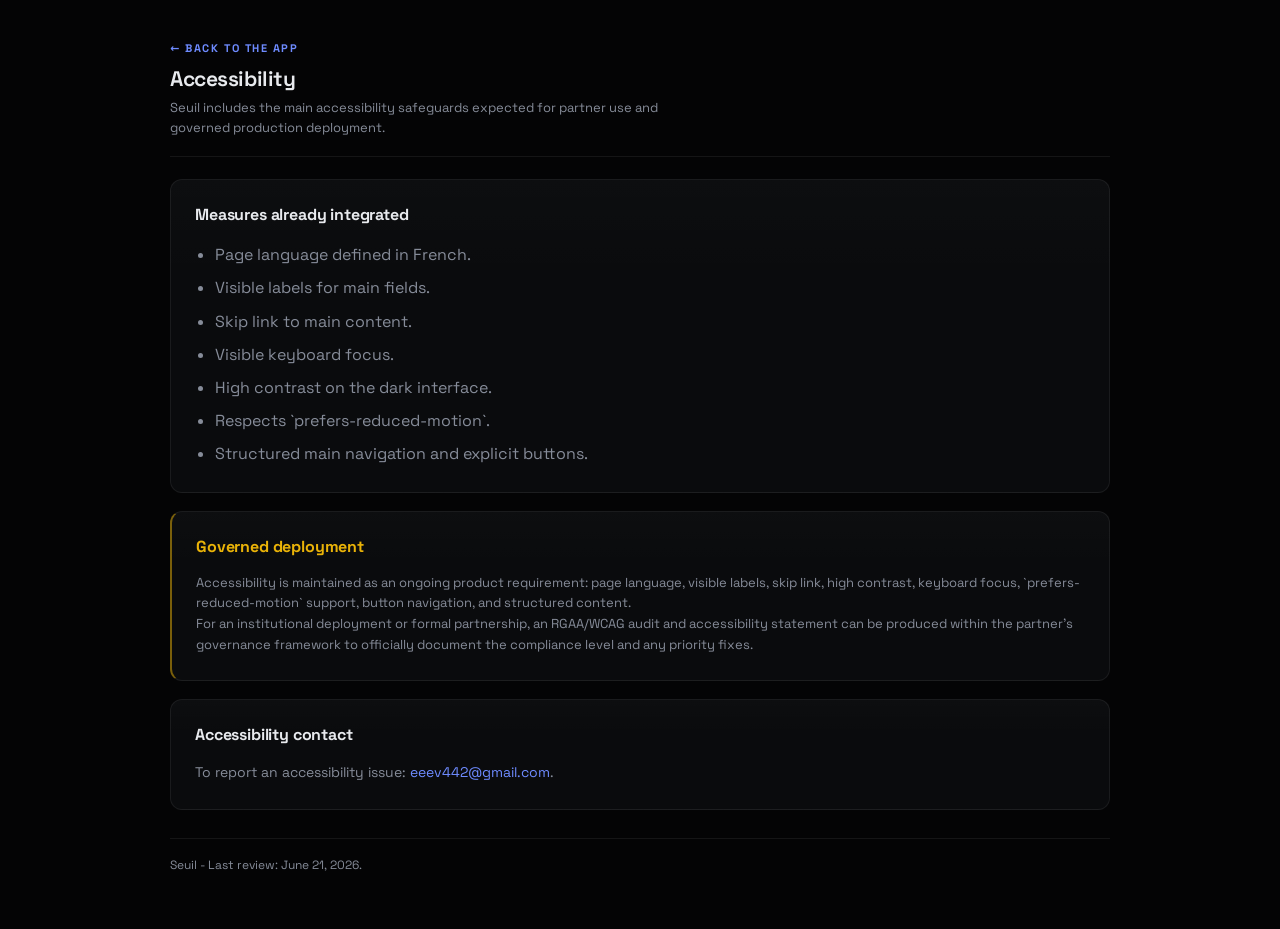
<file: accessibilite.html>
<!DOCTYPE html>
<html lang="fr" translate="no">
<head>
    <meta charset="UTF-8">
    <meta name="viewport" content="width=device-width, initial-scale=1.0">
    <title>Accessibilité - Seuil</title>
    <meta name="description" content="Engagement d'accessibilité de Seuil pour les usages partenaires et les déploiements encadrés.">
    <meta name="referrer" content="no-referrer">
    <meta name="google" content="notranslate">
    <meta http-equiv="Content-Security-Policy" content="default-src 'self'; script-src 'self'; style-src 'self' 'unsafe-inline'; img-src 'self' data:; font-src 'self' data:; connect-src 'self'; object-src 'none'; base-uri 'self'; upgrade-insecure-requests">
    <link rel="icon" type="image/svg+xml" href="favicon.svg">
    <link rel="stylesheet" href="styles.css?v=24">
    <script src="i18n.js?v=44"></script>
</head>
<body>
<a class="skip-link" href="#contenu-principal">Aller au contenu principal</a>
<main id="contenu-principal" class="static-page" tabindex="-1">
    <header class="page-header">
        <a href="index.html" class="section-kicker">← Retour à l'application</a>
        <h1 class="page-title">Accessibilité</h1>
        <p class="page-subtitle">Seuil intègre les principaux repères d’accessibilité attendus pour un usage partenarial et une mise en production encadrée.</p>
    </header>

    <section class="card">
        <h2 class="card-title">Mesures déjà intégrées</h2>
        <ul>
            <li>Langue de page définie en français.</li>
            <li>Labels visibles pour les champs principaux.</li>
            <li>Lien d'évitement vers le contenu principal.</li>
            <li>Focus visible au clavier.</li>
            <li>Contrastes élevés sur interface sombre.</li>
            <li>Respect de `prefers-reduced-motion`.</li>
            <li>Navigation principale structurée et boutons explicites.</li>
        </ul>
    </section>

    <section class="card disclaimer-card">
        <h2 class="card-title caution-title">Déploiement encadré</h2>
        <p class="prose">L’accessibilité est suivie comme une exigence produit continue : langue de page, labels visibles, lien d’évitement, contrastes élevés, focus clavier, respect de `prefers-reduced-motion`, navigation par boutons et contenus structurés.</p>
        <p class="prose">Pour un déploiement institutionnel ou un partenariat formalisé, un audit RGAA/WCAG et une déclaration d’accessibilité peuvent être produits dans le cadre de gouvernance du partenaire, afin de documenter officiellement le niveau de conformité et les corrections prioritaires éventuelles.</p>
    </section>

    <section class="card">
        <h2 class="card-title">Contact accessibilité</h2>
        <p class="prose">Pour signaler un problème d'accessibilité : <a href="mailto:eeev442@gmail.com">eeev442@gmail.com</a>.</p>
    </section>

    <footer class="static-footer">Seuil - Dernière revue : 21 juin 2026.</footer>
</main>
</body>
</html>
</file>
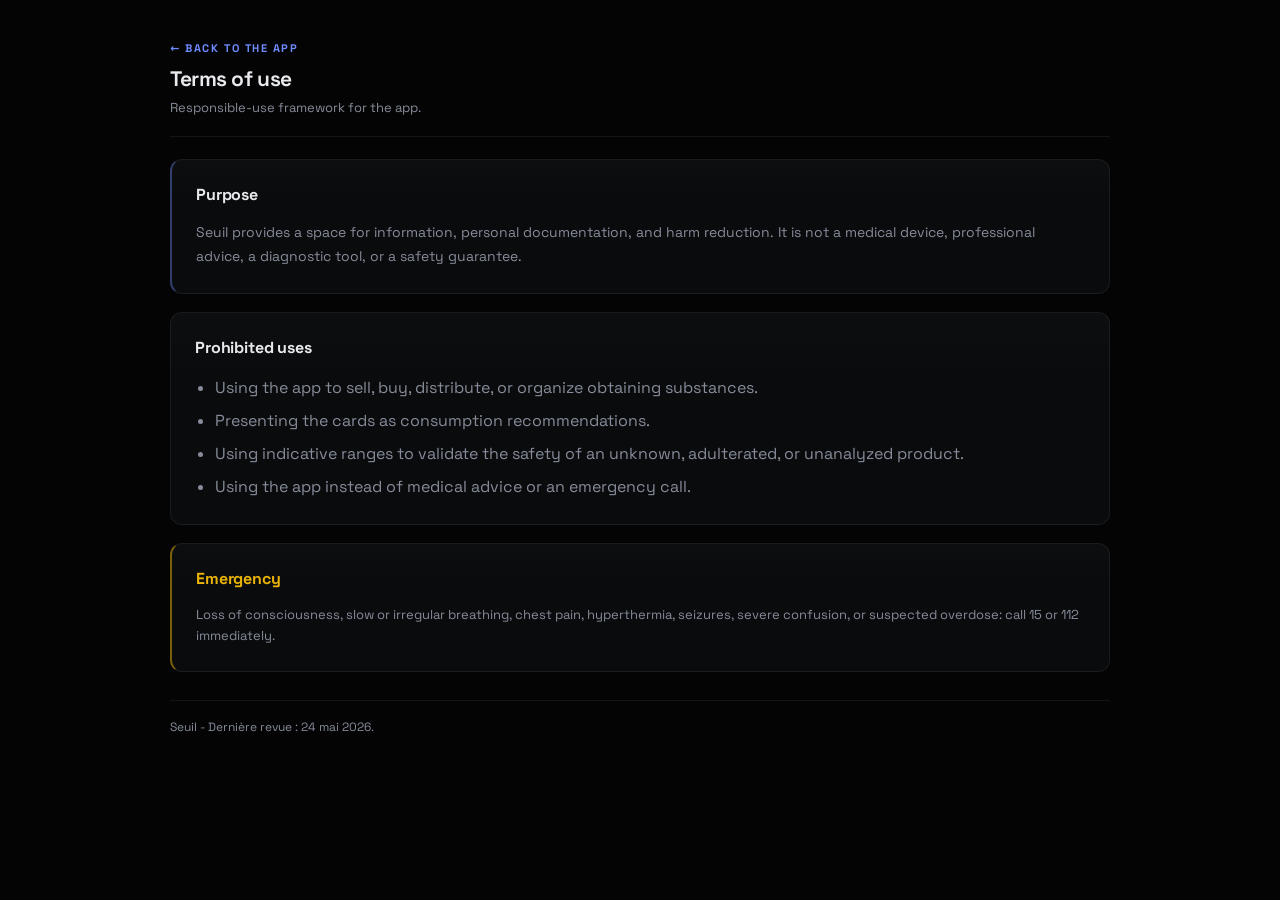
<file: conditions-utilisation.html>
<!DOCTYPE html>
<html lang="fr" translate="no">
<head>
    <meta charset="UTF-8">
    <meta name="viewport" content="width=device-width, initial-scale=1.0">
    <title>Conditions d'utilisation - Seuil</title>
    <meta name="description" content="Conditions d'utilisation de Seuil.">
    <meta name="referrer" content="no-referrer">
    <meta name="google" content="notranslate">
    <meta http-equiv="Content-Security-Policy" content="default-src 'self'; script-src 'self'; style-src 'self' 'unsafe-inline'; img-src 'self' data:; font-src 'self' data:; connect-src 'self'; object-src 'none'; base-uri 'self'; upgrade-insecure-requests">
    <link rel="icon" type="image/svg+xml" href="favicon.svg">
    <link rel="stylesheet" href="styles.css?v=24">
    <script src="i18n.js?v=16"></script>
</head>
<body>
<a class="skip-link" href="#contenu-principal">Aller au contenu principal</a>
<main id="contenu-principal" class="static-page" tabindex="-1">
    <header class="page-header">
        <a href="index.html" class="section-kicker">← Retour à l'application</a>
        <h1 class="page-title">Conditions d'utilisation</h1>
        <p class="page-subtitle">Cadre d'usage responsable de l'application.</p>
    </header>

    <section class="card quality-intro-card">
        <h2 class="card-title">Objet</h2>
        <p class="prose">Seuil fournit un espace d'information, de documentation personnelle et de réduction des risques. Il ne constitue pas un dispositif médical, un avis professionnel, un outil de diagnostic ou une garantie de sécurité.</p>
    </section>

    <section class="card">
        <h2 class="card-title">Usages interdits</h2>
        <ul>
            <li>Utiliser l'application pour vendre, acheter, distribuer ou organiser l'obtention de substances.</li>
            <li>Présenter les fiches comme des recommandations de consommation.</li>
            <li>Utiliser les paliers indicatifs pour valider la sécurité d'un produit inconnu, adultéré ou non analysé.</li>
            <li>Utiliser l'application à la place d'un avis médical ou d'un appel aux urgences.</li>
        </ul>
    </section>

    <section class="card disclaimer-card">
        <h2 class="card-title caution-title">Urgence</h2>
        <p class="prose">Perte de connaissance, respiration lente ou irrégulière, douleur thoracique, hyperthermie, convulsions, confusion sévère ou suspicion de surdose : appelez immédiatement le 15 ou le 112.</p>
    </section>

    <footer class="static-footer">Seuil - Dernière revue : 24 mai 2026.</footer>
</main>
</body>
</html>
</file>
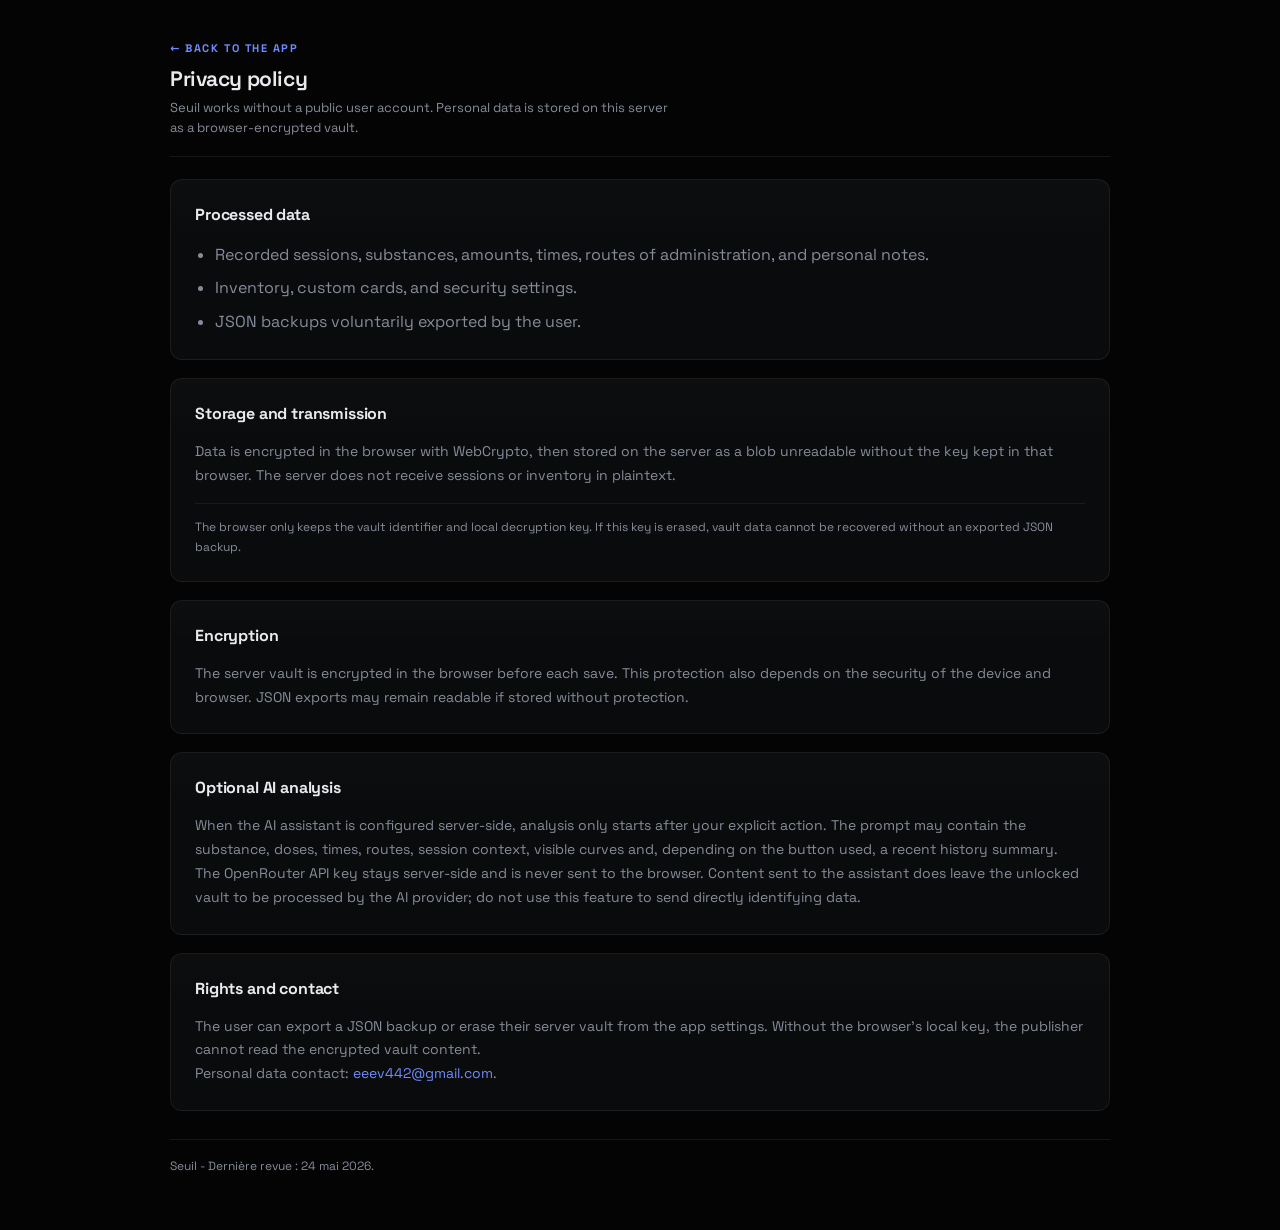
<file: confidentialite.html>
<!DOCTYPE html>
<html lang="fr" translate="no">
<head>
    <meta charset="UTF-8">
    <meta name="viewport" content="width=device-width, initial-scale=1.0">
    <title>Confidentialité - Seuil</title>
    <meta name="description" content="Politique de confidentialité de Seuil.">
    <meta name="referrer" content="no-referrer">
    <meta name="google" content="notranslate">
    <meta http-equiv="Content-Security-Policy" content="default-src 'self'; script-src 'self'; style-src 'self' 'unsafe-inline'; img-src 'self' data:; font-src 'self' data:; connect-src 'self'; object-src 'none'; base-uri 'self'; upgrade-insecure-requests">
    <link rel="icon" type="image/svg+xml" href="favicon.svg">
    <link rel="stylesheet" href="styles.css?v=33">
    <script src="i18n.js?v=52"></script>
</head>
<body>
<a class="skip-link" href="#contenu-principal">Aller au contenu principal</a>
<main id="contenu-principal" class="static-page" tabindex="-1">
    <header class="page-header">
        <a href="index.html" class="section-kicker">← Retour à l'application</a>
        <h1 class="page-title">Politique de confidentialité</h1>
        <p class="page-subtitle">Seuil fonctionne sans compte utilisateur. Les données personnelles sont stockées sur ce serveur sous forme de coffre chiffré côté navigateur.</p>
    </header>

    <section class="card">
        <h2 class="card-title">Données traitées</h2>
        <ul>
            <li>Sessions consignées, substances, quantités, heures, voies d'administration et notes personnelles.</li>
            <li>Inventaire, fiches personnalisées et paramètres de sécurité.</li>
            <li>Sauvegardes JSON exportées volontairement par l'utilisateur.</li>
        </ul>
    </section>

    <section class="card">
        <h2 class="card-title">Stockage et transmission</h2>
        <p class="prose">Les données sont chiffrées dans le navigateur avec WebCrypto, puis enregistrées sur le serveur sous forme de blob illisible sans la clé conservée dans ce navigateur. Le serveur ne reçoit pas les sessions ou l'inventaire en clair.</p>
        <p class="fine-print">Le navigateur conserve uniquement l'identifiant du coffre et la clé locale de déchiffrement. Si cette clé est effacée, les données du coffre ne peuvent pas être récupérées sans sauvegarde JSON exportée.</p>
    </section>

    <section class="card">
        <h2 class="card-title">Chiffrement</h2>
        <p class="prose">Le coffre serveur est chiffré côté navigateur avant chaque sauvegarde. Cette protection dépend aussi de la sécurité de l'appareil et du navigateur. Les exports JSON peuvent rester lisibles s'ils sont conservés sans protection.</p>
    </section>

    <section class="card">
        <h2 class="card-title">Analyse IA optionnelle</h2>
        <p class="prose">Quand l'assistant IA est configuré côté serveur, une analyse n'est lancée que sur votre action explicite. Le prompt peut contenir la substance, les doses, horaires, voies, contexte de session, courbes visibles et, selon le bouton utilisé, un résumé d'historique récent.</p>
        <p class="prose">La clé API OpenRouter reste côté serveur et n'est jamais envoyée au navigateur. Le contenu transmis à l'assistant quitte cependant le coffre déverrouillé pour être traité par le fournisseur IA ; n'utilisez pas cette fonction pour envoyer des données directement identifiantes.</p>
    </section>

    <section class="card">
        <h2 class="card-title">Droits et contact</h2>
        <p class="prose">L'utilisateur peut exporter une sauvegarde JSON ou effacer son coffre serveur depuis les paramètres de l'application. Sans la clé locale du navigateur, l'éditeur ne peut pas lire le contenu chiffré du coffre.</p>
        <p class="prose">Contact données personnelles : <a href="mailto:eeev442@gmail.com">eeev442@gmail.com</a>.</p>
    </section>

    <footer class="static-footer">Seuil - Dernière revue : 24 mai 2026.</footer>
</main>
</body>
</html>
</file>
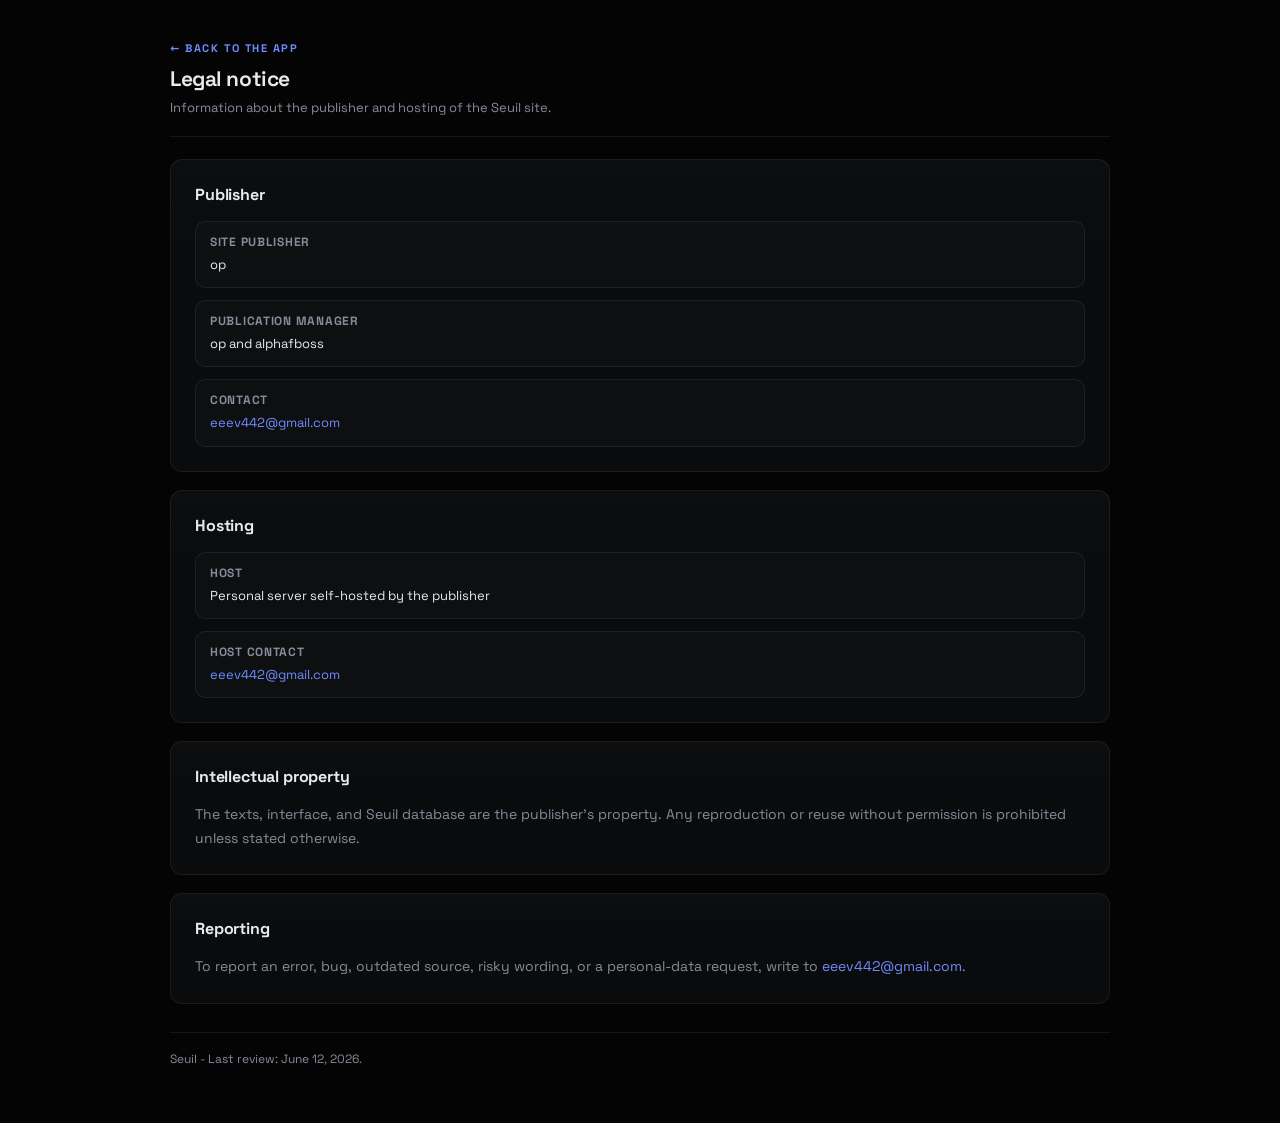
<file: mentions-legales.html>
<!DOCTYPE html>
<html lang="fr" translate="no">
<head>
    <meta charset="UTF-8">
    <meta name="viewport" content="width=device-width, initial-scale=1.0">
    <title>Mentions légales - Seuil</title>
    <meta name="description" content="Mentions légales du site Seuil.">
    <meta name="referrer" content="no-referrer">
    <meta name="google" content="notranslate">
    <meta http-equiv="Content-Security-Policy" content="default-src 'self'; script-src 'self'; style-src 'self' 'unsafe-inline'; img-src 'self' data:; font-src 'self' data:; connect-src 'self'; object-src 'none'; base-uri 'self'; upgrade-insecure-requests">
    <link rel="icon" type="image/svg+xml" href="favicon.svg">
    <link rel="stylesheet" href="styles.css?v=24">
    <script src="i18n.js?v=16"></script>
</head>
<body>
<a class="skip-link" href="#contenu-principal">Aller au contenu principal</a>
<main id="contenu-principal" class="static-page" tabindex="-1">
    <header class="page-header">
        <a href="index.html" class="section-kicker">← Retour à l'application</a>
        <h1 class="page-title">Mentions légales</h1>
        <p class="page-subtitle">Informations relatives à l'éditeur et à l'hébergement du site Seuil.</p>
    </header>

    <section class="card legal-card">
        <h2 class="card-title">Éditeur</h2>
        <dl class="legal-list">
            <div><dt>Éditeur du site</dt><dd>op</dd></div>
            <div><dt>Responsable de publication</dt><dd>op et alphafboss</dd></div>
            <div><dt>Contact</dt><dd><a href="mailto:eeev442@gmail.com">eeev442@gmail.com</a></dd></div>
        </dl>
    </section>

    <section class="card legal-card">
        <h2 class="card-title">Hébergement</h2>
        <dl class="legal-list">
            <div><dt>Hébergeur</dt><dd>Serveur personnel auto-hébergé par l'éditeur</dd></div>
            <div><dt>Contact hébergeur</dt><dd><a href="mailto:eeev442@gmail.com">eeev442@gmail.com</a></dd></div>
        </dl>
    </section>

    <section class="card">
        <h2 class="card-title">Propriété intellectuelle</h2>
        <p class="prose">Les textes, l'interface et la base de données de Seuil sont la propriété de l'éditeur. Toute reproduction ou réutilisation sans autorisation est interdite, sauf mention contraire.</p>
    </section>

    <section class="card">
        <h2 class="card-title">Signalement</h2>
        <p class="prose">Pour signaler une erreur, un bug, une source obsolète, une formulation risquée ou une demande liée aux données personnelles, écrivez à <a href="mailto:eeev442@gmail.com">eeev442@gmail.com</a>.</p>
    </section>

    <footer class="static-footer">Seuil - Dernière revue : 12 juin 2026.</footer>
</main>
</body>
</html>
</file>
<file: styles.css>
/*
   Seuil - styles.css
   Direction « Nuit Raffinée · Indigo » - sombre, sobre, technique.
   La profondeur vient de la bordure, de la nuance tonale et de la lumière
   discrète - jamais de l'ornement. Accent unique : indigo periwinkle.
*/

/* Polices auto-hébergées (conformes CSP 'self', disponibles hors-ligne via le service worker) */
@font-face { font-family: 'Space Grotesk'; font-style: normal; font-weight: 300 700; font-display: swap; src: url('fonts/space-grotesk-latin.woff2') format('woff2'); unicode-range: U+0000-00FF, U+0131, U+0152-0153, U+02BB-02BC, U+02C6, U+02DA, U+02DC, U+0304, U+0308, U+0329, U+2000-206F, U+20AC, U+2122, U+2191, U+2193, U+2212, U+2215, U+FEFF, U+FFFD; }
@font-face { font-family: 'Space Grotesk'; font-style: normal; font-weight: 300 700; font-display: swap; src: url('fonts/space-grotesk-latin-ext.woff2') format('woff2'); unicode-range: U+0100-02BA, U+02BD-02C5, U+02C7-02CC, U+02CE-02D7, U+02DD-02FF, U+0304, U+0308, U+0329, U+1D00-1DBF, U+1E00-1E9F, U+1EF2-1EFF, U+2020, U+20A0-20AB, U+20AD-20C0, U+2113, U+2C60-2C7F, U+A720-A7FF; }
@font-face { font-family: 'JetBrains Mono'; font-style: normal; font-weight: 400 800; font-display: swap; src: url('fonts/jetbrains-mono-latin.woff2') format('woff2'); unicode-range: U+0000-00FF, U+0131, U+0152-0153, U+02BB-02BC, U+02C6, U+02DA, U+02DC, U+0304, U+0308, U+0329, U+2000-206F, U+20AC, U+2122, U+2191, U+2193, U+2212, U+2215, U+FEFF, U+FFFD; }
@font-face { font-family: 'JetBrains Mono'; font-style: normal; font-weight: 400 800; font-display: swap; src: url('fonts/jetbrains-mono-latin-ext.woff2') format('woff2'); unicode-range: U+0100-02BA, U+02BD-02C5, U+02C7-02CC, U+02CE-02D7, U+02DD-02FF, U+0304, U+0308, U+0329, U+1D00-1DBF, U+1E00-1E9F, U+1EF2-1EFF, U+2020, U+20A0-20AB, U+20AD-20C0, U+2113, U+2C60-2C7F, U+A720-A7FF; }

:root {
    /* Surfaces - noir profond, neutre, mat */
    --bg-main: #040405;
    --bg-side: #060608;
    --bg-card: #0A0B0D;
    --bg-card-2: #0F1013;
    --bg-card-hover: #0F1013;
    --bg-inset: #060708;

    /* Bordures - hairlines neutres */
    --border-color: rgba(255, 255, 255, 0.065);
    --border-strong: rgba(255, 255, 255, 0.12);
    --border-focus: #6E8BFF;

    /* Accent / marque - un seul accent, employé avec parcimonie */
    --color-primary: #6E8BFF;
    --accent-strong: #5B7BFF;
    --color-primary-glow: rgba(110, 139, 255, 0.22);
    --accent-soft: rgba(110, 139, 255, 0.11);
    --color-secondary: #9DB0FF;

    /* Texte */
    --color-text: #E8EAEE;
    --color-text-muted: #868C99;
    --text-dim: #555A64;

    /* Classes de substances (sémantique - CONSERVÉ) */
    --color-stimulant: #f43f5e;
    --color-depressant: #3b82f6;
    --color-psychedelic: #d946ef;
    --color-dissociative: #06b6d4;
    --color-cannabinoid: #10b981;
    --color-empathogen: #a855f7;
    --color-other: #6b7280;

    /* Niveaux d'interaction (sémantique - CONSERVÉ) */
    --color-int-synergy: #3b82f6;
    --color-int-low-risk: #10b981;
    --color-int-decrease: #84cc16;
    --color-int-caution: #eab308;
    --color-int-unsafe: #f97316;
    --color-int-dangerous: #ef4444;
    --color-int-deadly: #7f1d1d;
    --color-int-unknown: #9ca3af;

    /* Typographie */
    --font-ui: 'Space Grotesk', ui-sans-serif, system-ui, sans-serif;
    --font-mono: 'JetBrains Mono', ui-monospace, 'SF Mono', monospace;

    /* Rayons - sobres */
    --radius-sm: 8px;
    --radius-md: 10px;
    --radius-lg: 12px;
    --radius-pill: 999px;
    --border-radius: 12px;

    /* Élévation */
    --shadow-sm: 0 1px 2px rgba(0, 0, 0, 0.4);
    --shadow-md: 0 12px 32px -10px rgba(0, 0, 0, 0.6);
    --shadow-lg: 0 28px 70px -16px rgba(0, 0, 0, 0.75);

    /* Lumière interne des surfaces - quasi imperceptible */
    --surface-sheen: linear-gradient(180deg, rgba(255, 255, 255, 0.012), rgba(255, 255, 255, 0) 32%);

    /* Espacement (base 4px) */
    --space-1: 4px; --space-2: 8px; --space-3: 12px; --space-4: 16px;
    --space-5: 20px; --space-6: 24px; --space-8: 32px;

    --sidebar-width: 250px;
    --transition: all 0.22s cubic-bezier(0.4, 0, 0.2, 1);
}

* {
    box-sizing: border-box;
    margin: 0;
    padding: 0;
    font-family: var(--font-ui);
    scrollbar-width: thin;
    scrollbar-color: rgba(255, 255, 255, 0.14) transparent;
}

*::-webkit-scrollbar { width: 7px; height: 7px; }
*::-webkit-scrollbar-track { background: transparent; }
*::-webkit-scrollbar-thumb { background: rgba(255, 255, 255, 0.12); border-radius: 10px; }
*::-webkit-scrollbar-thumb:hover { background: rgba(255, 255, 255, 0.22); }

html {
    height: 100%;
    width: 100%;
    max-width: 100%;
    touch-action: pan-x pan-y;
    -webkit-text-size-adjust: 100%;
    text-size-adjust: 100%;
}

body {
    background-color: var(--bg-main);
    color: var(--color-text);
    color-scheme: dark;
    min-height: 100vh;
    display: flex;
    width: 100%;
    max-width: 100%;
    overflow-x: hidden;
    -webkit-font-smoothing: antialiased;
    text-rendering: optimizeLegibility;
}

h1, h2, h3, h4 {
    font-family: var(--font-ui);
    color: var(--color-text);
    letter-spacing: -0.015em;
    font-weight: 650;
}

::selection { background: rgba(110, 139, 255, 0.32); color: #fff; }

.mono, .tabular { font-family: var(--font-mono); font-variant-numeric: tabular-nums; }

/* ============ ÉCRAN DE VERROUILLAGE (hérité) ============ */
#lock-screen {
    position: fixed; inset: 0; width: 100vw; height: 100vh;
    background: rgba(4, 5, 8, 0.94);
    backdrop-filter: blur(6px);
    z-index: 9999; display: flex; justify-content: center; align-items: center;
    transition: var(--transition);
}
#lock-screen.hidden { opacity: 0; pointer-events: none; }
.lock-container {
    background: var(--surface-sheen), var(--bg-card);
    border: 1px solid var(--border-color);
    border-radius: var(--radius-lg); padding: 40px; width: 90%; max-width: 400px;
    text-align: center; box-shadow: var(--shadow-lg);
}
.lock-logo {
    font-weight: 700; font-size: 26px; letter-spacing: -0.02em; color: var(--color-text);
    margin-bottom: 24px; display: flex; align-items: center; justify-content: center; gap: 10px;
}
.lock-logo svg { color: var(--color-primary); }

/* ============ LAYOUT GÉNÉRAL ============ */
.app-container { display: flex; width: 100%; min-height: 100vh; }

.skip-link {
    position: fixed;
    left: 16px;
    top: 12px;
    z-index: 10000;
    transform: translateY(-160%);
    background: var(--color-primary);
    color: #05060A;
    padding: 10px 14px;
    border-radius: var(--radius-sm);
    font-weight: 700;
    text-decoration: none;
    transition: transform 0.18s ease;
}
.skip-link:focus { transform: translateY(0); }

/* ----- Sidebar ----- */
.sidebar {
    width: var(--sidebar-width);
    background: var(--bg-side);
    border-right: 1px solid var(--border-color);
    padding: 26px 16px 18px;
    display: flex; flex-direction: column;
    position: fixed; inset: 0 auto 0 0; z-index: 100;
}
.logo {
    font-weight: 700; font-size: 19px; letter-spacing: -0.02em; color: var(--color-text);
    margin-bottom: 5px; display: flex; align-items: center; gap: 10px; padding-left: 4px;
}
.logo svg { color: var(--color-primary); flex-shrink: 0; }
.logo-sub {
    font-size: 9px; text-transform: uppercase; letter-spacing: 0.2em;
    color: var(--text-dim); margin: 0 0 30px 4px; font-weight: 650;
}
.nav-links { list-style: none; display: flex; flex-direction: column; gap: 3px; flex-grow: 1; }
.nav-item button {
    position: relative;
    width: 100%; background: transparent; border: none; color: var(--color-text-muted);
    padding: 10px 12px; border-radius: var(--radius-sm); cursor: pointer;
    font-size: 14px; font-weight: 500; display: flex; align-items: center; gap: 12px;
    transition: var(--transition); text-align: left;
}
.nav-label { min-width: 0; }
.nav-item button:hover { color: var(--color-text); background: rgba(255, 255, 255, 0.035); }
.nav-item.active button {
    color: var(--color-primary); background: var(--accent-soft); font-weight: 600;
}
.nav-item.active button::before {
    content: "";
    position: absolute; left: 0; top: 50%; transform: translateY(-50%);
    width: 2.5px; height: 16px; border-radius: 2px;
    background: var(--color-primary);
}
.sidebar-footer {
    padding-top: 14px; border-top: 1px solid var(--border-color);
    display: flex; flex-direction: column; gap: 10px;
}
.indicator-dot {
    width: 7px; height: 7px; border-radius: 2px; background: var(--color-primary);
    flex-shrink: 0;
}

/* ----- Contenu principal ----- */
.main-content {
    flex-grow: 1; margin-left: var(--sidebar-width); padding: 40px 44px 56px;
    width: calc(100% - var(--sidebar-width)); min-height: 100vh;
}
.tab-pane { display: none; animation: fadeIn 0.3s ease-out; max-width: 1200px; margin: 0 auto; }
.tab-pane.active { display: block; }
.page-header { margin-bottom: 32px; padding-bottom: 18px; border-bottom: 1px solid var(--border-color); }
.page-title { font-size: 21px; font-weight: 650; letter-spacing: -0.02em; margin-bottom: 6px; }
.page-subtitle { color: var(--color-text-muted); font-size: 13px; max-width: 64ch; line-height: 1.55; }

/* ============ GRILLES & CARTES ============ */
.grid { display: grid; gap: var(--space-6); }
.grid-2 { grid-template-columns: repeat(auto-fit, minmax(340px, 1fr)); }
.grid-3 { grid-template-columns: repeat(auto-fit, minmax(280px, 1fr)); }
.card {
    background: var(--surface-sheen), var(--bg-card);
    border: 1px solid var(--border-color);
    border-radius: var(--radius-lg); padding: 24px;
    transition: var(--transition);
}
.card:hover { border-color: var(--border-strong); }
.card-title {
    font-size: 16px; font-weight: 700; letter-spacing: -0.01em; margin-bottom: 16px;
    display: flex; align-items: center; justify-content: space-between; gap: 12px;
}
.card-title-aside {
    font-size: 12px; font-weight: 500; color: var(--color-text-muted);
    font-family: var(--font-mono);
}

/* ============ FORMULAIRES ============ */
.form-group { margin-bottom: 16px; }
.form-label { display: block; font-size: 12px; font-weight: 550; color: var(--color-text-muted); margin-bottom: 7px; letter-spacing: 0.01em; }
.form-control, select, textarea {
    width: 100%; background: var(--bg-inset); border: 1px solid var(--border-color);
    border-radius: var(--radius-sm); padding: 11px 13px; color: var(--color-text);
    font-size: 14px; outline: none; transition: border-color 0.18s ease, box-shadow 0.18s ease, background 0.18s ease;
}
.form-control::placeholder, textarea::placeholder { color: var(--text-dim); }
.form-control:hover, select:hover, textarea:hover { border-color: var(--border-strong); }
.form-control:focus, select:focus, textarea:focus {
    border-color: var(--border-focus);
    box-shadow: 0 0 0 3px var(--accent-soft);
    background: #0C0D12;
}
.form-control-sm { padding: 7px 10px; font-size: 13px; }
.form-row { display: grid; grid-template-columns: 1fr 1fr; gap: 14px; }
select {
    appearance: none; -webkit-appearance: none;
    background-image: url("data:image/svg+xml,%3Csvg xmlns='http://www.w3.org/2000/svg' width='12' height='12' viewBox='0 0 24 24' fill='none' stroke='%238C96AB' stroke-width='2.5'%3E%3Cpolyline points='6 9 12 15 18 9'/%3E%3C/svg%3E");
    background-repeat: no-repeat; background-position: right 13px center; padding-right: 34px;
    cursor: pointer;
}
input[type="number"]::-webkit-outer-spin-button,
input[type="number"]::-webkit-inner-spin-button { -webkit-appearance: none; margin: 0; }
input[type="number"] { -moz-appearance: textfield; appearance: textfield; }

/* ============ BOUTONS ============ */
.btn {
    display: inline-flex; align-items: center; justify-content: center; gap: 8px;
    padding: 11px 18px; border-radius: var(--radius-sm); font-size: 14px; font-weight: 600;
    cursor: pointer; transition: var(--transition); outline: none; border: 1px solid transparent;
    letter-spacing: 0.005em;
    user-select: none;
}
.btn-primary {
    background: var(--accent-strong);
    color: #fff;
    border-color: rgba(255, 255, 255, 0.12);
}
.btn-primary:hover { background: var(--color-primary); }
.btn-primary:active { background: #5070F2; }
.btn-secondary {
    background: rgba(255, 255, 255, 0.045);
    border-color: var(--border-color);
    color: var(--color-text);
    box-shadow: inset 0 1px 0 rgba(255, 255, 255, 0.04);
}
.btn-secondary:hover { background: rgba(255, 255, 255, 0.08); border-color: var(--border-strong); }
.btn-danger { background: rgba(239, 68, 68, 0.1); border-color: rgba(239, 68, 68, 0.32); color: #fca5a5; }
.btn-danger:hover { background: #e0443f; color: #fff; border-color: #e0443f; }
.btn-sm { padding: 6px 12px; font-size: 12px; border-radius: 8px; }
.btn-block { display: flex; width: 100%; }
.btn:disabled { opacity: 0.6; cursor: not-allowed; transform: none; }

/* ============ TRACKER / SESSION ACTIVE ============ */
.tracker-layout { display: grid; grid-template-columns: 2fr 1fr; gap: var(--space-6); }

.active-session-card {
    border: 1px solid rgba(110, 139, 255, 0.2);
    background: var(--surface-sheen), var(--bg-card-2);
    box-shadow: var(--shadow-md);
}

.timer-display {
    font-family: var(--font-mono); font-variant-numeric: tabular-nums;
    font-size: 46px; font-weight: 700; color: #fff; margin: 12px 0; letter-spacing: 1px;
    display: flex; align-items: center; gap: 12px;
}
#active-cumulative-dose { font-family: var(--font-mono); font-variant-numeric: tabular-nums; }

.substance-badge {
    display: inline-block; padding: 3px 9px; border-radius: var(--radius-pill);
    font-size: 10px; font-weight: 700; text-transform: uppercase; letter-spacing: 0.05em;
    width: max-content;
}

.timeline-progress-container { margin: 22px 0; }
.effect-curve-stage {
    height: 148px;
    width: 100%;
    margin-bottom: 10px;
    position: relative;
    touch-action: none;
    cursor: crosshair;
    border: 1px solid rgba(255, 255, 255, 0.055);
    border-radius: var(--radius-sm);
    background:
        linear-gradient(180deg, rgba(255, 255, 255, 0.028), rgba(255, 255, 255, 0.008)),
        rgba(6, 8, 14, 0.36);
    box-shadow: inset 0 1px 0 rgba(255, 255, 255, 0.04);
    overflow: hidden;
}
.effect-curve-stage:focus-visible {
    outline: 2px solid rgba(110, 139, 255, 0.72);
    outline-offset: 3px;
}
.effect-curve-stage .chart-svg {
    display: block;
    height: 120px;
    padding-top: 8px;
}
.effect-curve-hit-zone {
    fill: transparent;
    pointer-events: all;
}
.effect-curve-probe-line {
    stroke: rgba(255, 255, 255, 0.42);
    stroke-width: 1;
    stroke-dasharray: 2 4;
}
.effect-curve-probe {
    pointer-events: none;
}
.effect-curve-probe-halo {
    fill: rgba(110, 139, 255, 0.16);
    stroke: rgba(255, 255, 255, 0.22);
    stroke-width: 1;
}
.effect-curve-probe-dot {
    fill: #ffffff;
    stroke: var(--color-primary);
    stroke-width: 2.4;
}
.effect-curve-probe-core {
    fill: var(--color-primary);
}
.effect-curve-readout {
    position: absolute;
    z-index: 2;
    min-width: 142px;
    transform: translateX(-50%);
    padding: 7px 9px;
    border: 1px solid rgba(255, 255, 255, 0.09);
    border-radius: var(--radius-sm);
    background: rgba(13, 16, 26, 0.9);
    box-shadow: inset 0 1px 0 rgba(255, 255, 255, 0.06), 0 10px 24px rgba(0, 0, 0, 0.26);
    backdrop-filter: blur(10px);
    pointer-events: none;
}
.effect-curve-readout-time {
    display: inline-block;
    color: #ffffff;
    font-family: var(--font-mono);
    font-size: 12px;
    font-variant-numeric: tabular-nums;
    font-weight: 700;
    margin-right: 7px;
}
.effect-curve-readout-elapsed {
    color: var(--color-text-muted);
    font-family: var(--font-mono);
    font-size: 10px;
    font-variant-numeric: tabular-nums;
}
.effect-curve-readout-intensity {
    display: block;
    margin-top: 2px;
    color: var(--color-primary);
    font-size: 10px;
    font-weight: 700;
    letter-spacing: 0.02em;
    text-transform: uppercase;
}
.effect-curve-readout-substances {
    display: flex;
    flex-direction: column;
    gap: 3px;
    margin-top: 6px;
    padding-top: 6px;
    border-top: 1px solid rgba(255, 255, 255, 0.08);
}
.effect-curve-readout-substance {
    display: flex;
    align-items: center;
    gap: 5px;
    color: var(--color-text-muted);
    font-size: 10px;
    line-height: 1.25;
    white-space: nowrap;
}
.effect-curve-readout-substance i {
    width: 7px;
    height: 7px;
    border-radius: 2px;
    flex: 0 0 auto;
}
.timeline-phases { display: flex; justify-content: space-between; font-size: 11px; color: var(--color-text-muted); margin-bottom: 8px; }
.timeline-phase { flex: 1; text-align: center; position: relative; padding-bottom: 12px; }
.timeline-phase:first-child { text-align: left; }
.timeline-phase:last-child { text-align: right; }
.timeline-phase.active { color: var(--color-primary); font-weight: 600; }
.progress-bar-bg { height: 6px; background: rgba(255, 255, 255, 0.07); border-radius: 3px; position: relative; overflow: hidden; }
.progress-bar-fill {
    height: 100%; background: linear-gradient(90deg, var(--color-primary), var(--color-secondary));
    width: 0%; border-radius: 3px; transition: width 1s linear;
}
.phase-marker { position: absolute; width: 2px; height: 12px; background: var(--border-color); top: -3px; }

/* Flux de session */
.log-feed { display: flex; flex-direction: column; gap: 12px; max-height: 420px; overflow-y: auto; padding-right: 8px; margin-top: 16px; }
.log-item {
    background: rgba(255, 255, 255, 0.018);
    border: 1px solid var(--border-color);
    padding: 11px 14px; border-radius: var(--radius-sm); font-size: 14px;
    transition: border-color 0.18s ease;
}
.log-item:hover { border-color: var(--border-strong); }
.log-item.redose { background: var(--accent-soft); border-color: rgba(110, 139, 255, 0.3); }
.log-item-header { display: flex; justify-content: space-between; font-size: 12px; color: var(--color-text-muted); margin-bottom: 4px; }

/* ============ HISTORIQUE ============ */
.history-feed { display: flex; flex-direction: column; gap: 14px; }
.history-item { cursor: pointer; }
.history-summary { display: flex; justify-content: space-between; align-items: center; gap: 14px; }
.history-meta { display: flex; gap: 20px; color: var(--color-text-muted); font-size: 13px; margin-top: 4px; flex-wrap: wrap; }
.history-details { margin-top: 16px; padding-top: 16px; border-top: 1px solid var(--border-color); display: none; animation: slideDown 0.25s ease-out; }
.history-item.open .history-details { display: block; }

/* ============ STASH ============ */
.stash-list { display: flex; flex-direction: column; gap: 12px; }
.stash-item {
    display: grid; grid-template-columns: 2fr 1fr 1.5fr 1fr; align-items: center;
    padding: 14px 18px;
    background: rgba(255, 255, 255, 0.018);
    border: 1px solid var(--border-color); border-radius: var(--radius-md); transition: var(--transition);
}
.stash-item:hover { background: rgba(255, 255, 255, 0.035); border-color: var(--border-strong); }
.stash-name-section { display: flex; flex-direction: column; gap: 5px; }

.badge-cannabinoid { background: rgba(16, 185, 129, 0.14); color: var(--color-cannabinoid); }
.badge-depressant { background: rgba(59, 130, 246, 0.14); color: #7eb1ff; }
.badge-stimulant { background: rgba(244, 63, 94, 0.14); color: #fb87a0; }
.badge-psychedelic { background: rgba(217, 70, 239, 0.14); color: #eb93f7; }
.badge-dissociative { background: rgba(6, 182, 212, 0.14); color: #53d6ec; }
.badge-empathogen { background: rgba(168, 85, 247, 0.14); color: #c89bf9; }
.badge-other { background: rgba(107, 114, 128, 0.16); color: #9aa1ac; }

.stash-qty-controls { display: flex; align-items: center; gap: 12px; }
.qty-val { font-family: var(--font-mono); font-variant-numeric: tabular-nums; font-weight: 600; font-size: 16px; min-width: 64px; text-align: center; }
.qty-btn {
    width: 28px; height: 28px; border-radius: 50%; border: 1px solid var(--border-color);
    background: rgba(255, 255, 255, 0.05); color: var(--color-text); cursor: pointer; font-weight: 700;
    display: flex; align-items: center; justify-content: center; transition: var(--transition);
}
.qty-btn:hover { background: rgba(255, 255, 255, 0.12); border-color: var(--border-strong); }
.stash-actions {
    display: flex;
    align-items: center;
    justify-content: flex-end;
    gap: 10px;
    flex-wrap: wrap;
    text-align: right;
}
.stash-status {
    font-size: 12px;
    font-weight: 600;
    white-space: nowrap;
}
.stash-status-low { color: var(--color-int-caution); }
.stash-status-ok { color: var(--color-int-low-risk); }
.stash-delete-btn { white-space: nowrap; }

/* ============ BASE SUBSTANCES / GUIDE ============ */
.guide-search { position: relative; margin-bottom: 22px; }
.substance-grid { display: grid; grid-template-columns: repeat(auto-fill, minmax(220px, 1fr)); gap: 14px; }
.substance-card {
    background: var(--surface-sheen), var(--bg-card);
    border: 1px solid var(--border-color); border-radius: var(--radius-md);
    padding: 18px; cursor: pointer; transition: var(--transition);
    display: flex; flex-direction: column; gap: 8px;
}
.substance-card:hover {
    transform: translateY(-1px);
    border-color: rgba(110, 139, 255, 0.45);
}

.substance-card-head { display: flex; align-items: flex-start; justify-content: space-between; gap: 10px; }
.substance-card-head strong { font-size: 16px; line-height: 1.25; }
.substance-card-aliases { font-size: 11px; color: var(--color-primary); opacity: 0.9; line-height: 1.35; margin: 0; }
.substance-card-text {
    font-size: 12px; color: var(--color-text-muted); line-height: 1.45; margin-top: 2px;
    display: -webkit-box; -webkit-line-clamp: 4; -webkit-box-orient: vertical; overflow: hidden;
}
.substance-meta-grid { display: grid; grid-template-columns: repeat(3, 1fr); gap: 10px; margin: 16px 0 18px; }
.substance-meta-item {
    background: rgba(255, 255, 255, 0.025); border: 1px solid var(--border-color); border-radius: var(--radius-sm);
    padding: 10px 12px; min-height: 72px;
}
.substance-meta-item span { display: block; font-size: 10px; text-transform: uppercase; letter-spacing: 0.08em; color: var(--color-text-muted); margin-bottom: 6px; }
.substance-meta-item strong { display: block; font-size: 12px; line-height: 1.4; color: var(--color-text); font-weight: 600; }
.substance-profile-callout {
    display: none; margin: 0 0 18px; padding: 14px 16px; border-radius: var(--radius-md);
    border: 1px solid rgba(139, 92, 246, 0.28); background: rgba(139, 92, 246, 0.07);
    color: var(--color-text); font-size: 13px; line-height: 1.6;
}
.substance-detail-sections { margin-top: 8px; display: grid; grid-template-columns: 1fr 1fr; gap: 0 22px; }
.substance-detail-section { min-width: 0; }
.substance-detail-section.alert-section { grid-column: 1 / -1; }
.substance-quality-list { padding-left: 18px; display: flex; flex-direction: column; gap: 7px; font-size: 13px; color: var(--color-text-muted); line-height: 1.5; }
.substance-quality-list li::marker { color: var(--color-primary); }
.alert-section .substance-quality-list {
    background: rgba(239, 68, 68, 0.06); border: 1px solid rgba(239, 68, 68, 0.22);
    border-radius: var(--radius-md); padding: 14px 18px 14px 30px;
}
.route-row { font-weight: 700; color: var(--color-primary); padding-top: 10px; font-size: 12px; text-align: left !important; font-family: var(--font-ui) !important; }

/* ============ MODALES ============ */
.modal {
    position: fixed; inset: 0; width: 100vw; height: 100vh;
    background: rgba(5, 6, 10, 0.72);
    backdrop-filter: blur(7px);
    -webkit-backdrop-filter: blur(7px);
    z-index: 10500; display: flex; justify-content: center; align-items: center;
    opacity: 0; pointer-events: none; transition: opacity 0.22s ease;
    padding: 20px;
    overflow-y: auto;
    overscroll-behavior: contain;
}
@supports (height: 100dvh) {
    .modal { height: 100dvh; }
}
.modal.open { opacity: 1; pointer-events: auto; }
.modal-content {
    background: var(--surface-sheen), var(--bg-card);
    border: 1px solid var(--border-strong); border-radius: 14px;
    padding: 30px; width: 100%; max-width: 920px; max-height: min(88vh, calc(100dvh - 40px)); overflow-y: auto;
    box-shadow: var(--shadow-lg); position: relative;
    transform: translateY(14px) scale(0.995); transition: transform 0.22s cubic-bezier(0.2, 0.7, 0.2, 1);
    overscroll-behavior: contain;
    -webkit-overflow-scrolling: touch;
}
.modal.open .modal-content { transform: translateY(0) scale(1); }
.close-btn {
    position: absolute; top: 18px; right: 18px; background: transparent; border: none;
    color: var(--color-text-muted); font-size: 22px; cursor: pointer; width: 32px; height: 32px;
    display: flex; align-items: center; justify-content: center; border-radius: 50%; transition: var(--transition);
}
.close-btn:hover { background: rgba(255, 255, 255, 0.06); color: var(--color-text); }
.guide-section-title {
    font-size: 12px; text-transform: uppercase; letter-spacing: 0.1em; color: var(--color-text-muted);
    margin: 20px 0 12px; border-bottom: 1px solid var(--border-color); padding-bottom: 6px;
    font-weight: 650;
}
.dosage-table { width: 100%; border-collapse: collapse; margin-bottom: 16px; font-size: 14px; }
.dosage-table td { padding: 9px 12px; border-bottom: 1px solid rgba(255, 255, 255, 0.04); }
.dosage-table tr:last-child td { border-bottom: none; }
.dosage-table td:last-child { font-family: var(--font-mono); font-variant-numeric: tabular-nums; text-align: right; }
.dosage-level { font-weight: 600; color: var(--color-text-muted); }

#substance-modal .modal-content {
    width: min(980px, calc(100vw - 32px));
    overflow-x: hidden;
}
#substance-modal .substance-modal-head {
    display: flex;
    align-items: flex-start;
    gap: 12px;
    margin-bottom: 16px;
    padding-right: 44px;
    min-width: 0;
}
#substance-modal .substance-modal-title {
    min-width: 0;
    margin: 0;
    font-size: 26px;
    line-height: 1.15;
    overflow-wrap: anywhere;
}
#substance-modal .grid-2 {
    grid-template-columns: repeat(auto-fit, minmax(min(100%, 320px), 1fr));
}
#substance-modal .dosage-table {
    table-layout: fixed;
}
#substance-modal .dosage-table td {
    overflow-wrap: anywhere;
    vertical-align: top;
}
#substance-modal .dosage-table td:first-child {
    width: 44%;
}
#substance-modal .dosage-table td:last-child {
    white-space: normal;
}

/* ============ ANALYSEUR D'INTERACTIONS ============ */
.checker-box { display: flex; flex-direction: column; gap: 20px; }
.select-sub-row { display: grid; grid-template-columns: 1fr 1fr; gap: 16px; }
.result-card { border-radius: var(--radius-md); padding: 20px; display: none; border: 1px solid transparent; animation: fadeIn 0.3s ease-out; }
.result-card.visible { display: block; }
.int-synergy { background: rgba(59, 130, 246, 0.06); border-color: rgba(59, 130, 246, 0.3); color: #93c5fd; }
.int-low-risk { background: rgba(16, 185, 129, 0.06); border-color: rgba(16, 185, 129, 0.3); color: #6ee7b7; }
.int-decrease { background: rgba(132, 204, 22, 0.06); border-color: rgba(132, 204, 22, 0.3); color: #bef264; }
.int-caution { background: rgba(234, 179, 8, 0.06); border-color: rgba(234, 179, 8, 0.3); color: #fde047; }
.int-unsafe { background: rgba(249, 115, 22, 0.06); border-color: rgba(249, 115, 22, 0.3); color: #fdba74; }
.int-dangerous { background: rgba(239, 68, 68, 0.06); border-color: rgba(239, 68, 68, 0.3); color: #fca5a5; }
.int-deadly { background: rgba(127, 29, 29, 0.25); border-color: rgba(239, 68, 68, 0.45); color: #fca5a5; }
.int-unknown { background: rgba(156, 163, 175, 0.06); border-color: rgba(156, 163, 175, 0.3); color: #d1d5db; }
.result-title { font-size: 18px; font-weight: 700; margin-bottom: 8px; display: flex; align-items: center; gap: 8px; }

/* ============ STATS / RÈGLES ============ */
.rules-container { display: flex; flex-direction: column; gap: 14px; }
.rule-badge {
    display: flex; align-items: flex-start; gap: 14px; padding: 16px; border-radius: var(--radius-md);
    background: rgba(255, 255, 255, 0.018); border: 1px solid var(--border-color);
}
.rule-status { width: 24px; height: 24px; border-radius: 50%; display: flex; align-items: center; justify-content: center; flex-shrink: 0; font-size: 12px; font-weight: 700; letter-spacing: 0.3px; }
.status-ok { background: rgba(16, 185, 129, 0.15); color: var(--color-int-low-risk); }
.status-warning { background: rgba(234, 179, 8, 0.15); color: var(--color-int-caution); }
.status-danger { background: rgba(239, 68, 68, 0.15); color: var(--color-int-dangerous); }
.rule-info h4 { font-size: 15px; font-weight: 600; margin-bottom: 4px; }
.rule-info p { font-size: 13px; color: var(--color-text-muted); }

/* Graphiques SVG */
.chart-container { height: 240px; width: 100%; margin-top: 10px; position: relative; }
.chart-svg { width: 100%; height: 100%; overflow: visible; }
.chart-bar { fill: var(--color-primary); opacity: 0.85; transition: var(--transition); }
.chart-bar:hover { opacity: 1; fill: var(--accent-strong); }
.chart-axis { stroke: rgba(255, 255, 255, 0.1); stroke-width: 1; }
.chart-grid { stroke: rgba(255, 255, 255, 0.04); stroke-width: 1; stroke-dasharray: 4 4; }
.chart-text { fill: var(--color-text-muted); font-size: 10px; text-anchor: middle; font-family: var(--font-mono); }
.chart-text-y { fill: var(--color-text-muted); font-size: 10px; text-anchor: end; font-family: var(--font-mono); }

/* Cartes d'avertissement */
.disclaimer-card { border-left: 2px solid rgba(234, 179, 8, 0.5); background: var(--surface-sheen), var(--bg-card); }
.disclaimer-card p { font-size: 13px; color: var(--color-text-muted); line-height: 1.6; }
.caution-title { color: var(--color-int-caution); }

/* ============ CONTENU ÉDITORIAL / MICRO-COPIE ============ */
.quality-intro-card {
    margin-bottom: 24px;
    background: var(--surface-sheen), var(--bg-card);
    border-left: 2px solid rgba(110, 139, 255, 0.4);
}
.prose {
    color: var(--color-text-muted);
    font-size: 14px;
    line-height: 1.7;
}
.prose strong { color: var(--color-text); font-weight: 650; }
#tab-donations .quality-intro-card > .prose + .info-list {
    margin-top: 20px;
}
.intro-grid {
    display: grid;
    grid-template-columns: repeat(auto-fit, minmax(220px, 1fr));
    gap: 14px;
    margin-top: 16px;
}
.intro-point {
    border: 1px solid var(--border-color);
    border-radius: var(--radius-md);
    padding: 14px;
    background: rgba(255, 255, 255, 0.02);
}
.intro-point h3 { font-size: 13px; margin-bottom: 6px; color: var(--color-text); }
.intro-point p { font-size: 12px; line-height: 1.55; color: var(--color-text-muted); }
.fine-print {
    margin-top: 16px;
    padding-top: 14px;
    border-top: 1px solid var(--border-color);
    color: var(--color-text-muted);
    font-size: 12px;
    line-height: 1.6;
}
.section-kicker {
    display: inline-flex;
    align-items: center;
    gap: 6px;
    margin-bottom: 10px;
    color: var(--color-primary);
    font-size: 11px;
    font-weight: 700;
    text-transform: uppercase;
    letter-spacing: 0.14em;
}
.microcopy {
    color: var(--color-text-muted);
    font-size: 12px;
    line-height: 1.55;
    margin: -6px 0 16px;
}
.ai-assistant-card textarea.form-control {
    min-height: 96px;
    resize: vertical;
}
.ai-assistant-actions {
    display: flex;
    align-items: center;
    gap: 10px;
    flex-wrap: wrap;
}
.ai-assistant-actions .microcopy {
    margin: 0;
}
.ai-assistant-result {
    margin-top: 14px;
    padding: 14px;
    border: 1px solid var(--border-color);
    border-radius: var(--radius-md);
    background: rgba(255, 255, 255, 0.025);
    color: var(--color-text-muted);
    font-size: 13px;
    line-height: 1.65;
    white-space: pre-wrap;
}
.ai-assistant-result strong {
    color: var(--color-text);
    font-weight: 650;
}
.ai-assistant-result[hidden] {
    display: none;
}
.ai-context-actions {
    display: flex;
    align-items: center;
    gap: 10px;
    flex-wrap: wrap;
    margin: 10px 0 14px;
}
.ai-context-actions-form {
    margin-top: 14px;
}
.ai-context-actions-header {
    margin: 12px 0 0;
}
.ai-context-actions .microcopy {
    margin: 0;
}
.ai-context-panel {
    position: fixed;
    right: 22px;
    bottom: 22px;
    z-index: 1200;
    width: min(460px, calc(100vw - 32px));
    max-height: min(82vh, 760px);
    overflow-y: auto;
    padding: 18px;
    border: 1px solid rgba(148, 163, 184, 0.24);
    border-radius: var(--radius-lg);
    background: rgba(14, 18, 28, 0.96);
    box-shadow: 0 18px 55px rgba(0, 0, 0, 0.42);
    backdrop-filter: blur(14px);
}
.ai-context-panel[hidden] {
    display: none;
}
.ai-context-panel-head {
    display: flex;
    align-items: flex-start;
    justify-content: space-between;
    gap: 14px;
}
.ai-context-panel .section-kicker {
    margin-bottom: 6px;
}
.ai-context-panel .card-title {
    margin-bottom: 0;
}
.ai-context-panel .microcopy {
    margin: 10px 0 0;
}
.ai-context-panel .ai-assistant-result {
    max-height: none;
    overflow: visible;
}
.ai-context-panel.is-loading .ai-assistant-result {
    color: var(--color-text-muted);
}
.release-profile-section {
    margin-top: 18px;
}
.release-profile-list {
    display: flex;
    flex-direction: column;
    gap: 12px;
}
.release-profile-card {
    padding: 14px;
    border: 1px solid var(--border-color);
    border-radius: var(--radius-md);
    background: rgba(255, 255, 255, 0.022);
}
.release-profile-head {
    display: flex;
    align-items: center;
    justify-content: space-between;
    gap: 12px;
    margin-bottom: 10px;
}
.release-profile-head strong {
    color: var(--color-text);
    font-size: 14px;
}
.release-profile-head span {
    color: var(--color-text-muted);
    font-size: 11px;
    font-weight: 700;
    text-transform: uppercase;
    letter-spacing: 0.08em;
}
.release-profile-grid {
    display: grid;
    grid-template-columns: minmax(150px, 0.8fr) repeat(2, minmax(180px, 1fr));
    gap: 12px;
}
.release-profile-cell h4 {
    margin: 0 0 8px;
    color: var(--color-text-muted);
    font-size: 11px;
    font-weight: 750;
    text-transform: uppercase;
    letter-spacing: 0.08em;
}
.release-profile-cell p {
    color: var(--color-text);
    font-size: 13px;
    line-height: 1.55;
}
.release-profile-warning {
    margin-top: 12px;
    padding-top: 10px;
    border-top: 1px solid var(--border-color);
    color: #fca5a5;
    font-size: 12px;
    line-height: 1.55;
}
.resource-list { display: flex; flex-direction: column; gap: 10px; margin-top: 12px; }
.resource-item {
    padding: 12px 14px;
    border: 1px solid var(--border-color);
    border-radius: var(--radius-md);
    background: rgba(255, 255, 255, 0.02);
    font-size: 13px;
    line-height: 1.55;
    color: var(--color-text-muted);
}
.resource-item strong { color: var(--color-text); }

/* ============ PUBLICATION / CONFORMITÉ ============ */
.info-list { display: flex; flex-direction: column; gap: 12px; }
.info-list.compact { gap: 10px; }
.info-row {
    display: grid;
    grid-template-columns: minmax(110px, 0.9fr) minmax(120px, 1.1fr);
    gap: 8px 14px;
    align-items: start;
    padding: 12px 14px;
    border: 1px solid var(--border-color);
    border-radius: var(--radius-md);
    background: rgba(255, 255, 255, 0.02);
}
.info-row span {
    color: var(--color-text-muted);
    font-size: 12px;
    font-weight: 650;
    text-transform: uppercase;
    letter-spacing: 0.06em;
}
.info-row strong { color: var(--color-text); font-size: 14px; line-height: 1.35; }
.info-row small {
    grid-column: 1 / -1;
    color: var(--color-text-muted);
    line-height: 1.55;
    font-size: 12px;
}
.emergency-card {
    background: var(--surface-sheen), var(--bg-card);
    border-left: 2px solid rgba(239, 68, 68, 0.45);
}
.legal-list { display: flex; flex-direction: column; gap: 12px; margin-top: 14px; }
.legal-list div {
    padding: 12px 14px;
    border: 1px solid var(--border-color);
    border-radius: var(--radius-md);
    background: rgba(255, 255, 255, 0.02);
}
.legal-list dt {
    font-size: 12px;
    color: var(--color-text-muted);
    text-transform: uppercase;
    letter-spacing: 0.06em;
    font-weight: 700;
    margin-bottom: 5px;
}
.legal-list dd { color: var(--color-text); font-size: 13px; line-height: 1.55; }
.todo-badge {
    display: inline-flex;
    align-items: center;
    padding: 2px 7px;
    margin-right: 6px;
    border-radius: var(--radius-pill);
    background: rgba(234, 179, 8, 0.12);
    color: var(--color-int-caution);
    border: 1px solid rgba(234, 179, 8, 0.22);
    font-size: 10px;
    font-weight: 800;
    text-transform: uppercase;
    letter-spacing: 0.06em;
}

@media (max-width: 600px) {
    .info-row { grid-template-columns: 1fr; }
}

/* ============ ANIMATIONS ============ */
@keyframes fadeIn { from { opacity: 0; transform: translateY(8px); } to { opacity: 1; transform: translateY(0); } }
@keyframes slideDown { from { opacity: 0; transform: translateY(-10px); } to { opacity: 1; transform: translateY(0); } }

/* ============ ACCESSIBILITÉ ============ */
:focus-visible { outline: 2px solid var(--color-primary); outline-offset: 2px; border-radius: 4px; }
@media (prefers-reduced-motion: reduce) {
    *, *::before, *::after { animation-duration: 0.001ms !important; animation-iteration-count: 1 !important; transition-duration: 0.001ms !important; }
    .progress-bar-fill { transition: none; }
}

/* ============ RESPONSIVE ============ */
@media (max-width: 900px) { .tracker-layout { grid-template-columns: 1fr; } }
@media (max-width: 600px) { .select-sub-row { grid-template-columns: 1fr; } }
@media (max-width: 768px) {
    :root { --mobile-nav-height: 84px; }
    html, body { touch-action: pan-x pan-y; }
    body {
        flex-direction: column;
        min-height: 100dvh;
        padding-bottom: calc(var(--mobile-nav-height) + env(safe-area-inset-bottom));
    }
    .app-container { min-height: 100dvh; }
    .sidebar {
        width: 100%;
        height: calc(var(--mobile-nav-height) + env(safe-area-inset-bottom));
        inset: auto 0 0 0;
        border-right: none;
        border-top: 1px solid var(--border-color);
        padding: 8px max(8px, env(safe-area-inset-right)) calc(8px + env(safe-area-inset-bottom)) max(8px, env(safe-area-inset-left));
        flex-direction: row;
        justify-content: center;
        align-items: stretch;
        background: rgba(8, 9, 13, 0.92);
        backdrop-filter: blur(12px);
        -webkit-backdrop-filter: blur(12px);
        box-shadow: 0 -18px 42px rgba(0, 0, 0, 0.34);
    }
    .logo, .logo-sub, .sidebar-footer { display: none; }
    .sidebar nav { width: 100%; min-width: 0; display: flex; align-items: stretch; }
    .nav-links {
        display: grid;
        grid-template-columns: repeat(7, minmax(0, 1fr));
        gap: 4px;
        width: 100%;
        flex-grow: 0;
        overflow-x: auto;
        overflow-y: hidden;
        -webkit-overflow-scrolling: touch;
        overscroll-behavior-x: contain;
        scrollbar-width: none;
    }
    body.is-admin .nav-links { grid-template-columns: repeat(8, minmax(54px, 1fr)); }
    .nav-links::-webkit-scrollbar { display: none; }
    .nav-item { min-width: 0; }
    body.is-admin .nav-item { min-width: 54px; }
    .nav-item button {
        min-height: 60px;
        padding: 7px 3px 6px;
        border-radius: 10px;
        font-size: clamp(7.5px, 2vw, 9px);
        line-height: 1.1;
        flex-direction: column;
        align-items: center;
        justify-content: center;
        gap: 4px;
        text-align: center;
        overflow: hidden;
        touch-action: manipulation;
        -webkit-tap-highlight-color: transparent;
    }
    .nav-item button svg { width: 20px; height: 20px; flex-shrink: 0; }
    .nav-label {
        display: block;
        max-width: 100%;
        overflow: hidden;
        text-overflow: ellipsis;
        white-space: nowrap;
    }
    .release-profile-grid { grid-template-columns: 1fr; }
    .release-profile-head { align-items: flex-start; flex-direction: column; gap: 4px; }
    .ai-context-actions {
        align-items: flex-start;
        flex-direction: column;
        gap: 8px;
    }
    .ai-context-actions .btn {
        width: 100%;
    }
    .ai-context-panel {
        inset: auto 10px calc(var(--mobile-nav-height) + env(safe-area-inset-bottom) + 10px) 10px;
        width: auto;
        max-height: calc(100dvh - var(--mobile-nav-height) - env(safe-area-inset-bottom) - 22px);
        padding: 15px;
        border-radius: 14px;
    }
    .nav-item.active button {
        box-shadow: inset 0 0 0 1px rgba(110, 139, 255, 0.22);
        border-bottom: none;
        border-radius: 10px;
        background: var(--accent-soft);
        color: var(--color-primary);
    }
    .nav-item.active button::before { display: none; }
    .main-content {
        margin-left: 0;
        width: 100%;
        padding: 18px clamp(14px, 4vw, 20px) calc(22px + env(safe-area-inset-bottom));
    }
    .page-title { font-size: 20px; }
    .page-header { margin-bottom: 22px; padding-bottom: 14px; }
    .grid { gap: 16px; }
    .card { padding: clamp(16px, 4vw, 20px); }
    .tracker-layout { gap: 16px; }
    .timer-display { font-size: clamp(32px, 10vw, 42px); flex-wrap: wrap; }
    .form-control, select, textarea { font-size: 16px; }
    .form-control-sm { font-size: 16px; }
    .form-row { grid-template-columns: 1fr; }
    .stash-item { grid-template-columns: 1fr; gap: 12px; align-items: flex-start; }
    .stash-actions { justify-content: space-between; width: 100%; text-align: left; }
    .modal {
        align-items: flex-start;
        padding: 10px;
    }
    .modal-content {
        max-height: calc(100dvh - 20px);
        padding: 20px;
        border-radius: 12px;
    }
    .close-btn {
        top: 12px;
        right: 12px;
    }
    #substance-modal .modal-content {
        width: 100%;
        max-width: none;
    }
    #substance-modal .substance-modal-head {
        flex-direction: column;
        gap: 8px;
        padding-right: 38px;
    }
    #substance-modal .substance-modal-title {
        font-size: 22px;
    }
    #substance-modal .substance-badge {
        max-width: calc(100% - 42px);
        white-space: normal;
        line-height: 1.35;
    }
    #substance-modal .guide-section-title {
        margin-top: 16px;
    }
}

@media (max-width: 780px) {
    .substance-meta-grid { grid-template-columns: 1fr; }
    .substance-detail-sections { grid-template-columns: 1fr; }
    .substance-card-head { flex-direction: column; align-items: flex-start; }
}

@media (max-width: 420px) {
    .modal {
        padding: 8px;
    }
    .modal-content {
        padding: 16px;
        max-height: calc(100dvh - 16px);
    }
    #substance-modal .substance-modal-title {
        font-size: 20px;
    }
    #substance-modal .dosage-table {
        font-size: 12px;
    }
    #substance-modal .dosage-table td {
        padding: 8px 6px;
    }
    #substance-modal .dosage-table td:first-child {
        width: 48%;
    }
}

/* ============ PAGES STATIQUES DE PUBLICATION ============ */
.static-page {
    display: block;
    max-width: 980px;
    margin: 0 auto;
    padding: 36px 20px 56px;
}
.static-page .page-header { margin-bottom: 22px; }
.static-page a { color: var(--color-primary); text-decoration: none; }
.static-page a:hover { text-decoration: underline; }
.static-page .card { margin-bottom: 18px; }
.static-page ul { padding-left: 20px; color: var(--color-text-muted); line-height: 1.7; }
.static-page li + li { margin-top: 6px; }
.static-footer {
    margin-top: 28px;
    padding-top: 18px;
    border-top: 1px solid var(--border-color);
    color: var(--color-text-muted);
    font-size: 12px;
}
.doc-links {
    display: grid;
    grid-template-columns: repeat(auto-fit, minmax(210px, 1fr));
    gap: 12px;
    margin-top: 12px;
}
.doc-link {
    display: block;
    padding: 12px 14px;
    border: 1px solid var(--border-color);
    border-radius: var(--radius-md);
    background: rgba(255, 255, 255, 0.02);
    color: var(--color-text);
    text-decoration: none;
    transition: var(--transition);
}
.doc-link strong { display: block; color: var(--color-text); margin-bottom: 4px; }
.doc-link span { display: block; color: var(--color-text-muted); font-size: 12px; line-height: 1.5; }
.doc-link:hover { border-color: rgba(110, 139, 255, 0.4); text-decoration: none; }

/* ===== Comparateur multi-courbes ===== */
.compare-empty { color: var(--color-text-muted); font-size: 13px; padding: 4px 0 2px; }
.compare-chips { display: flex; flex-wrap: wrap; gap: 8px; }
.compare-chips:not(:empty) { margin-bottom: 14px; }
.compare-chip {
    display: inline-flex; align-items: center; gap: 7px;
    font-size: 12px; font-weight: 600;
    padding: 5px 7px 5px 11px;
    border-radius: var(--radius-pill);
    border: 1px solid var(--border-strong);
    background: rgba(255, 255, 255, 0.03);
    color: var(--color-text);
    transition: var(--transition);
}
.compare-chip:hover { border-color: var(--chip, var(--color-primary)); }
.compare-chip i { width: 8px; height: 8px; border-radius: 50%; background: var(--chip, var(--color-primary)); flex-shrink: 0; box-shadow: 0 0 6px var(--chip, var(--color-primary)); }
.compare-chip button {
    background: none; border: none; color: var(--color-text-muted); cursor: pointer;
    font-size: 16px; line-height: 1; padding: 0; margin-left: 1px;
    width: 18px; height: 18px; border-radius: 50%;
    display: inline-flex; align-items: center; justify-content: center;
    transition: var(--transition);
}
.compare-chip button:hover { color: var(--color-text); background: rgba(255, 255, 255, 0.08); }
.compare-chart { width: 100%; }
.compare-chart .chart-svg { width: 100%; height: auto; display: block; overflow: visible; }
.compare-legend { display: flex; flex-wrap: wrap; gap: 16px; margin-top: 14px; }
.compare-leg { display: inline-flex; align-items: center; gap: 8px; font-size: 12px; color: var(--color-text); }
.compare-leg i { width: 14px; height: 3px; border-radius: 2px; display: inline-block; }
.compare-leg-dur { color: var(--text-dim); font-family: var(--font-mono); font-size: 11px; }

/* ===== Panneau IA ===== */
.ai-result { margin-top: 14px; padding: 16px; border: 1px solid var(--border-color); border-radius: var(--radius-md); background: rgba(255, 255, 255, 0.018); font-size: 14px; line-height: 1.6; color: #C9CFDB; max-height: 50vh; overflow-y: auto; }

/* ===== Substances suivies (multi) ===== */
.active-subs-list { display: flex; flex-direction: column; gap: 6px; }
.active-sub-row { display: flex; align-items: center; gap: 10px; font-size: 13px; flex-wrap: wrap; }
.active-sub-dot { width: 10px; height: 10px; border-radius: 3px; flex-shrink: 0; }
.active-sub-name { min-width: 0; overflow-wrap: anywhere; }
.active-sub-intensity {
    color: var(--color-text-muted);
    font-size: 11px;
    line-height: 1.2;
    padding: 3px 6px;
    border: 1px solid rgba(255, 255, 255, 0.07);
    border-radius: 5px;
    background: rgba(255, 255, 255, 0.018);
    white-space: nowrap;
}
.active-sub-cumul { margin-left: auto; color: var(--color-text-muted); }
.active-sub-actions,
.log-actions { display: flex; align-items: center; gap: 10px; flex-wrap: wrap; }
.active-sub-action,
.log-action-btn { background: none; border: none; color: var(--color-primary); font-size: 11px; cursor: pointer; padding: 0; font-weight: 650; }
.active-sub-action:hover,
.log-action-btn:hover { text-decoration: underline; }
.active-sub-action-danger,
.log-action-danger { color: #fca5a5; }

/* =============================================================
   ÉCRAN D'AUTHENTIFICATION
   ============================================================= */
body.auth-locked { overflow: hidden; }
.app-container { opacity: 1; transition: opacity 0.35s ease; }
body.auth-locked .app-container { opacity: 0; pointer-events: none; }
body.auth-booting .app-container {
    opacity: 0;
    visibility: hidden;
    pointer-events: none;
}
body:not(.auth-booting) #boot-screen { display: none; }
body.auth-booting #boot-screen {
    position: fixed;
    inset: 0;
    z-index: 10050;
    display: flex;
    align-items: center;
    justify-content: center;
    padding: 24px;
    background:
        radial-gradient(60% 45% at 50% 35%, rgba(110, 139, 255, 0.09), transparent 68%),
        var(--bg-main);
    color: var(--color-text);
    pointer-events: none;
    animation: bootOverlayAutoHide 0.01s linear 7s forwards;
}
.boot-panel {
    display: flex;
    flex-direction: column;
    align-items: center;
    gap: 14px;
    text-align: center;
}
.boot-brand {
    display: inline-flex;
    align-items: center;
    gap: 10px;
    color: var(--color-text);
    font-size: 20px;
    font-weight: 700;
}
.boot-brand svg { color: var(--color-primary); }
.boot-loader {
    width: 34px;
    height: 34px;
    border-radius: 50%;
    border: 2px solid rgba(255, 255, 255, 0.12);
    border-top-color: var(--color-primary);
    animation: bootSpin 0.9s linear infinite;
}
.boot-panel p {
    margin: 0;
    color: var(--color-text-muted);
    font-size: 13px;
}
@keyframes bootSpin { to { transform: rotate(360deg); } }
@keyframes bootOverlayAutoHide {
    to {
        opacity: 0;
        visibility: hidden;
    }
}

#auth-screen {
    position: fixed; inset: 0; width: 100vw; height: 100vh;
    background: radial-gradient(110% 70% at 15% -10%, rgba(110, 139, 255, 0.05), transparent 55%),
                var(--bg-main);
    z-index: 9998;
    display: flex; align-items: center; justify-content: center;
    padding: 24px;
    opacity: 1;
    transition: opacity 0.3s ease;
    overflow-y: auto;
}
#auth-screen.hidden { opacity: 0; pointer-events: none; }

.auth-aurora {
    position: absolute; inset: 0; pointer-events: none; overflow: hidden;
    background: radial-gradient(38% 30% at 24% 30%, rgba(110, 139, 255, 0.07), transparent 65%);
    mask-image: linear-gradient(180deg, #000 0%, #000 70%, transparent 100%);
}
.auth-aurora::after {
    content: "";
    position: absolute; inset: 0;
    background-image:
        linear-gradient(to right, rgba(255,255,255,0.014) 1px, transparent 1px),
        linear-gradient(to bottom, rgba(255,255,255,0.014) 1px, transparent 1px);
    background-size: 52px 52px;
    mask-image: radial-gradient(60% 50% at 50% 50%, #000 0%, transparent 80%);
}

.auth-shell {
    position: relative; z-index: 1;
    display: grid; grid-template-columns: minmax(0, 1.05fr) minmax(360px, 0.95fr);
    gap: 0;
    width: min(1080px, 100%);
    min-height: min(660px, 92vh);
    background: #0A0B0D;
    border: 1px solid var(--border-color);
    border-radius: 16px;
    box-shadow: 0 40px 120px -40px rgba(0, 0, 0, 0.85);
    overflow: hidden;
    animation: authFadeIn 0.45s cubic-bezier(0.2, 0.7, 0.2, 1) both;
}
@keyframes authFadeIn {
    from { opacity: 0; transform: translateY(12px) scale(0.99); }
    to { opacity: 1; transform: translateY(0) scale(1); }
}

/* ----- Colonne gauche : marque + arguments ----- */
.auth-side {
    padding: 44px 40px;
    background: var(--bg-side);
    border-right: 1px solid var(--border-color);
    display: flex; flex-direction: column; gap: 18px;
    position: relative; overflow: hidden;
}
.auth-side::after {
    content: ""; position: absolute; inset: auto -40% -55% auto;
    width: 480px; height: 480px; border-radius: 50%;
    background: radial-gradient(closest-side, rgba(110, 139, 255, 0.08), transparent 70%);
    pointer-events: none;
}
.auth-brand {
    display: inline-flex; align-items: center; gap: 10px;
    font-weight: 700; font-size: 20px; letter-spacing: -0.02em; color: var(--color-text);
}
.auth-brand svg { color: var(--color-primary); }
.auth-brand-compact { font-size: 16px; opacity: 0.9; }
.auth-side-eyebrow {
    font-size: 10px; font-weight: 700; letter-spacing: 0.18em; text-transform: uppercase;
    color: var(--color-primary); margin-top: 6px;
}
.auth-side-title {
    font-size: 30px; line-height: 1.15; font-weight: 700; letter-spacing: -0.025em;
    margin-top: 6px; color: var(--color-text);
}
.auth-side-lede { color: var(--color-text-muted); font-size: 14px; line-height: 1.6; margin-top: 4px; max-width: 38ch; }
.auth-side-points {
    list-style: none; margin: 18px 0 0; padding: 0;
    display: flex; flex-direction: column; gap: 12px;
}
.auth-side-points li {
    display: flex; align-items: flex-start; gap: 10px;
    color: var(--color-text-muted); font-size: 13px; line-height: 1.55;
}
.auth-side-points li strong { color: var(--color-text); font-weight: 650; }
.auth-side-bullet {
    width: 22px; height: 22px; border-radius: 8px; flex-shrink: 0;
    display: inline-flex; align-items: center; justify-content: center;
    background: var(--accent-soft); color: var(--color-primary);
    border: 1px solid rgba(110, 139, 255, 0.3);
    margin-top: 1px;
}
.auth-side-foot {
    margin-top: auto; padding-top: 18px;
    border-top: 1px solid var(--border-color);
    display: flex; align-items: center; gap: 8px; flex-wrap: wrap;
    font-size: 11px; color: var(--color-text-muted);
}
.auth-side-foot a { color: var(--color-text-muted); text-decoration: none; }
.auth-side-foot a:hover { color: var(--color-text); }
.auth-side-foot-sep { opacity: 0.4; }

/* ----- Colonne droite : carte du formulaire ----- */
.auth-card {
    padding: 40px 40px 36px;
    display: flex; flex-direction: column; justify-content: center;
    background: var(--bg-card);
}
.auth-card-head { margin-bottom: 22px; }
.auth-title {
    font-size: 22px; font-weight: 700; letter-spacing: -0.02em;
    margin-top: 14px; margin-bottom: 4px;
}
.auth-subtitle { color: var(--color-text-muted); font-size: 13px; line-height: 1.55; }

.auth-migration {
    background: var(--accent-soft);
    border: 1px solid rgba(110, 139, 255, 0.3);
    border-radius: var(--radius-md);
    padding: 12px 14px;
    font-size: 12px;
    line-height: 1.55;
    color: #C3CEFF;
    margin-bottom: 16px;
}
.auth-migration strong { display: block; color: var(--color-text); margin-bottom: 2px; }

.auth-tabs {
    position: relative;
    display: grid; grid-template-columns: 1fr 1fr;
    background: var(--bg-inset);
    border: 1px solid var(--border-color);
    border-radius: var(--radius-pill);
    padding: 4px;
    margin-bottom: 22px;
    isolation: isolate;
}
.auth-tab-btn {
    position: relative; z-index: 1;
    background: transparent; border: none; cursor: pointer;
    padding: 9px 14px; border-radius: var(--radius-pill);
    color: var(--color-text-muted); font-size: 13px; font-weight: 600;
    transition: color 0.18s ease;
}
.auth-tab-btn.active { color: var(--color-text); }
.auth-tabs-indicator {
    position: absolute; top: 4px; bottom: 4px; left: 4px;
    width: calc(50% - 4px);
    background: var(--bg-card-2);
    border: 1px solid var(--border-strong);
    border-radius: var(--radius-pill);
    transition: transform 0.25s cubic-bezier(0.4, 0, 0.2, 1);
    z-index: 0;
}
.auth-tab-btn[data-target="signup"].active ~ .auth-tabs-indicator,
.auth-tabs:has(.auth-tab-btn[data-target="signup"].active) .auth-tabs-indicator {
    transform: translateX(100%);
}

.auth-panel { display: none; animation: fadeIn 0.22s ease-out; }
.auth-panel.active { display: block; }

.auth-input { position: relative; display: flex; align-items: center; }
.auth-input .form-control { padding-left: 38px; padding-right: 14px; font-size: 14px; }
.auth-input .form-control:not([id*="password"]):not([type="password"]) { padding-left: 38px; }
.auth-input:not(:has(.auth-input-icon)) .form-control { padding-left: 14px; }
.auth-input:has(.auth-pwd-toggle) .form-control { padding-right: 42px; }
.auth-input-icon {
    position: absolute; left: 12px; top: 50%; transform: translateY(-50%);
    color: var(--color-text-muted);
    pointer-events: none;
    line-height: 0;
}
.auth-pwd-toggle {
    position: absolute; right: 8px; top: 50%; transform: translateY(-50%);
    background: transparent; border: none; cursor: pointer;
    width: 28px; height: 28px;
    color: var(--color-text-muted);
    border-radius: 6px;
    display: inline-flex; align-items: center; justify-content: center;
    transition: color 0.18s ease, background 0.18s ease;
}
.auth-pwd-toggle:hover { color: var(--color-text); background: rgba(255,255,255,0.05); }

.auth-pwd-helper {
    display: inline-flex; align-items: center; gap: 4px;
    background: transparent; border: none; cursor: pointer;
    font-size: 11px; font-weight: 600; color: var(--color-primary);
    padding: 2px 6px; border-radius: 6px;
    margin-left: auto;
    transition: background 0.18s ease;
}
.auth-pwd-helper:hover { background: var(--accent-soft); }
.form-label:has(.auth-pwd-helper) { display: flex; align-items: center; justify-content: space-between; gap: 8px; }

.auth-error {
    color: #fca5a5;
    font-size: 12px;
    min-height: 18px;
    margin: -4px 0 10px;
    opacity: 0;
    transition: opacity 0.18s ease;
    line-height: 1.45;
}
.auth-error.visible { opacity: 1; }
.auth-disabled-hint {
    background: rgba(234, 179, 8, 0.06);
    border: 1px solid rgba(234, 179, 8, 0.22);
    border-radius: var(--radius-md);
    padding: 12px 14px;
    font-size: 13px;
    color: #fde68a;
    margin-bottom: 14px;
    line-height: 1.5;
}

.auth-submit { margin-top: 6px; position: relative; min-height: 44px; }
.auth-submit .auth-submit-spinner {
    width: 16px; height: 16px;
    border: 2px solid rgba(255,255,255,0.35);
    border-top-color: #fff;
    border-radius: 50%;
    display: none;
    animation: authSpin 0.7s linear infinite;
}
@keyframes authSpin { to { transform: rotate(360deg); } }
.auth-submit.is-loading .auth-submit-label { display: none; }
.auth-submit.is-loading .auth-submit-spinner { display: inline-block; }
.auth-submit:disabled { cursor: progress; opacity: 0.85; }

.auth-altlink {
    text-align: center;
    margin-top: 14px;
    font-size: 12px;
}
.auth-altlink a { color: var(--color-text-muted); text-decoration: none; border-bottom: 1px dotted rgba(140, 150, 171, 0.5); padding-bottom: 1px; transition: var(--transition); }
.auth-altlink a:hover { color: var(--color-primary); border-bottom-color: var(--color-primary); }

.auth-fineprint {
    color: var(--color-text-muted);
    font-size: 11px;
    text-align: center;
    margin-top: 14px;
    line-height: 1.5;
}
.auth-fineprint a { color: var(--color-text-muted); text-decoration: underline; }
.auth-fineprint a:hover { color: var(--color-text); }
.auth-fineprint strong { color: var(--color-text); }

.auth-locked-user {
    display: flex; align-items: center; gap: 10px;
    padding: 12px 14px;
    margin-bottom: 18px;
    background: rgba(255, 255, 255, 0.025);
    border: 1px solid var(--border-color);
    border-radius: var(--radius-md);
    font-size: 14px; font-weight: 600;
}

@media (max-width: 880px) {
    .auth-shell { grid-template-columns: 1fr; min-height: auto; }
    .auth-side { display: none; }
    .auth-card { padding: 32px 24px; }
}

/* =============================================================
   SIDEBAR - utilisateur connecté
   ============================================================= */
.sidebar-user {
    display: flex; align-items: center; gap: 10px;
    padding: 10px 12px;
    background: rgba(255, 255, 255, 0.022);
    border: 1px solid var(--border-color);
    border-radius: var(--radius-md);
}
.sidebar-user-avatar {
    width: 32px; height: 32px; border-radius: 50%;
    background: var(--accent-soft);
    border: 1px solid rgba(110, 139, 255, 0.3);
    color: var(--color-secondary);
    font-weight: 700; font-size: 11px; letter-spacing: 0.04em;
    display: flex; align-items: center; justify-content: center;
    flex-shrink: 0;
}
.sidebar-user-meta { flex-grow: 1; min-width: 0; display: flex; flex-direction: column; gap: 2px; }
.sidebar-user-name {
    font-size: 12px; font-weight: 600; color: var(--color-text);
    overflow: hidden; text-overflow: ellipsis; white-space: nowrap;
}
.sidebar-user-signout {
    background: transparent; border: 1px solid transparent;
    color: var(--color-text-muted);
    width: 30px; height: 30px; border-radius: 8px;
    display: flex; align-items: center; justify-content: center;
    cursor: pointer; flex-shrink: 0;
    transition: var(--transition);
}
.sidebar-user-signout:hover { color: #fca5a5; background: rgba(239, 68, 68, 0.08); border-color: rgba(239, 68, 68, 0.2); }

/* =============================================================
   BADGES DE RÔLE
   ============================================================= */
.role-badge {
    display: inline-flex; align-items: center; gap: 4px;
    padding: 2px 8px;
    border-radius: var(--radius-pill);
    font-size: 10px; font-weight: 700; letter-spacing: 0.04em;
    text-transform: uppercase;
    border: 1px solid transparent;
    white-space: nowrap;
}
.role-badge.role-admin {
    background: rgba(110, 139, 255, 0.12);
    color: var(--color-secondary);
    border-color: rgba(110, 139, 255, 0.32);
}
.role-badge.role-user {
    background: rgba(255, 255, 255, 0.04);
    color: var(--color-text-muted);
    border-color: var(--border-color);
}

/* =============================================================
   VISIBILITÉ DES ÉLÉMENTS RÉSERVÉS AUX ADMINISTRATEURS
   ============================================================= */
.admin-only { display: none !important; }
body.is-admin li.admin-only { display: list-item !important; }
body.is-admin section.admin-only.tab-pane.active { display: block !important; }

/* =============================================================
   PANNEAU D'ADMINISTRATION
   ============================================================= */
.admin-page-head {
    display: flex; align-items: flex-start; justify-content: space-between; gap: 18px; flex-wrap: wrap;
}
.admin-page-head .btn-primary { margin-top: 8px; flex-shrink: 0; }

.admin-stats {
    display: grid;
    grid-template-columns: repeat(auto-fit, minmax(175px, 1fr));
    gap: 14px;
    margin-bottom: 24px;
}
.admin-stat-card {
    display: flex; align-items: center; gap: 14px;
    background: var(--surface-sheen), var(--bg-card);
    border: 1px solid var(--border-color);
    border-radius: var(--radius-lg);
    padding: 16px 18px;
    transition: var(--transition);
}
.admin-stat-card:hover { border-color: var(--border-strong); }
.admin-stat-icon {
    width: 38px; height: 38px; border-radius: 10px;
    background: var(--accent-soft); color: var(--color-primary);
    display: flex; align-items: center; justify-content: center;
    border: 1px solid rgba(110, 139, 255, 0.22);
    flex-shrink: 0;
}
.admin-stat-icon-warn {
    background: rgba(239, 68, 68, 0.08); color: #fca5a5;
    border-color: rgba(239, 68, 68, 0.22);
}
.admin-stat-label {
    font-size: 10px; font-weight: 700; letter-spacing: 0.1em; text-transform: uppercase;
    color: var(--color-text-muted);
}
.admin-stat-value {
    font-size: 24px; font-weight: 700; color: var(--color-text);
    line-height: 1.1; margin-top: 2px;
    font-variant-numeric: tabular-nums;
}

.admin-table-head {
    padding: 20px 22px 14px;
    border-bottom: 1px solid var(--border-color);
    display: flex; align-items: flex-end; justify-content: space-between; gap: 16px; flex-wrap: wrap;
}
.admin-table-foot { padding: 12px 22px 16px; text-align: center; }
.admin-table-wrap { overflow-x: auto; }
.admin-table {
    width: 100%;
    border-collapse: collapse;
    font-size: 13px;
    min-width: 760px;
}
.admin-table thead th {
    text-align: left;
    font-size: 10px; font-weight: 700; letter-spacing: 0.1em;
    text-transform: uppercase;
    color: var(--color-text-muted);
    padding: 14px 18px;
    border-bottom: 1px solid var(--border-color);
    background: rgba(255, 255, 255, 0.012);
    white-space: nowrap;
}
.admin-table tbody td {
    padding: 14px 18px;
    border-bottom: 1px solid rgba(255, 255, 255, 0.04);
    vertical-align: middle;
}
.admin-table tbody tr:last-child td { border-bottom: none; }
.admin-table tbody tr:hover { background: rgba(255, 255, 255, 0.014); }
.admin-empty { text-align: center; color: var(--color-text-muted); padding: 32px 12px; font-size: 13px; }

.admin-user-cell { display: flex; align-items: center; gap: 12px; }
.admin-avatar {
    width: 34px; height: 34px; border-radius: 50%;
    background: var(--accent-soft);
    border: 1px solid rgba(110, 139, 255, 0.3);
    color: var(--color-secondary); font-weight: 700; font-size: 11px;
    display: flex; align-items: center; justify-content: center;
    flex-shrink: 0;
}
.admin-user-name { font-size: 13px; font-weight: 600; color: var(--color-text); display: flex; align-items: center; gap: 6px; }
.admin-user-handle { font-size: 11px; color: var(--color-text-muted); font-family: var(--font-mono); margin-top: 1px; }

.admin-self-pill {
    font-size: 9px; font-weight: 700; letter-spacing: 0.06em; text-transform: uppercase;
    color: var(--color-primary); background: var(--accent-soft);
    border: 1px solid rgba(110, 139, 255, 0.22);
    padding: 1px 5px; border-radius: var(--radius-pill);
}

.admin-status {
    display: inline-flex; align-items: center; gap: 5px;
    font-size: 11px; font-weight: 600;
    padding: 3px 8px; border-radius: var(--radius-pill);
    white-space: nowrap;
}
.admin-status::before { content: ""; width: 6px; height: 6px; border-radius: 50%; flex-shrink: 0; }
.admin-status.ok { background: rgba(16, 185, 129, 0.08); color: var(--color-int-low-risk); }
.admin-status.ok::before { background: var(--color-int-low-risk); }
.admin-status.off { background: rgba(156, 163, 175, 0.08); color: var(--color-text-muted); }
.admin-status.off::before { background: var(--color-text-muted); }
.admin-status.locked { background: rgba(234, 179, 8, 0.08); color: var(--color-int-caution); }
.admin-status.locked::before { background: var(--color-int-caution); }

.admin-actions { text-align: right; white-space: nowrap; }
.admin-actions .btn { margin-left: 4px; }

.admin-form-status {
    min-height: 18px;
    margin-top: 10px;
    font-size: 12px;
    color: var(--color-text-muted);
}
.admin-form-status.ok { color: var(--color-int-low-risk); }
.admin-form-status.err { color: #fca5a5; }

.admin-audit-controls { display: flex; align-items: center; gap: 8px; flex-wrap: wrap; }
.admin-audit-controls select { width: auto; }

.audit-action {
    display: inline-block;
    font-family: var(--font-mono);
    font-size: 11px;
    padding: 2px 8px;
    border-radius: 6px;
    border: 1px solid var(--border-color);
    background: rgba(255, 255, 255, 0.03);
    color: var(--color-text-muted);
    white-space: nowrap;
}
.audit-action.audit-ok { color: #6ee7b7; border-color: rgba(16, 185, 129, 0.25); background: rgba(16, 185, 129, 0.06); }
.audit-action.audit-warn { color: #fde047; border-color: rgba(234, 179, 8, 0.25); background: rgba(234, 179, 8, 0.06); }
.audit-action.audit-danger { color: #fca5a5; border-color: rgba(239, 68, 68, 0.25); background: rgba(239, 68, 68, 0.06); }
.audit-detail { color: var(--color-text-muted); font-size: 12px; max-width: 260px; }

/* État du serveur */
.health-list { display: flex; flex-direction: column; }
.health-row {
    display: flex; align-items: center; justify-content: space-between; gap: 14px;
    padding: 11px 2px;
    border-bottom: 1px solid rgba(255, 255, 255, 0.045);
    font-size: 13px;
}
.health-row:last-child { border-bottom: none; }
.health-row span { color: var(--color-text-muted); }
.health-row strong { font-size: 13px; font-weight: 600; }

/* Interrupteur switch (toggle) */
.switch { position: relative; display: inline-block; width: 42px; height: 24px; cursor: pointer; flex-shrink: 0; }
.switch input { opacity: 0; width: 0; height: 0; }
.switch-track {
    position: absolute; inset: 0;
    background: var(--bg-inset);
    border: 1px solid var(--border-strong);
    border-radius: var(--radius-pill);
    transition: var(--transition);
}
.switch-track::before {
    content: ""; position: absolute; left: 2px; top: 50%; transform: translateY(-50%);
    width: 18px; height: 18px;
    background: var(--color-text-muted);
    border-radius: 50%;
    transition: var(--transition);
}
.switch input:checked + .switch-track {
    background: var(--accent-soft);
    border-color: var(--color-primary);
}
.switch input:checked + .switch-track::before {
    transform: translate(18px, -50%);
    background: var(--color-primary);
}
.switch input:focus-visible + .switch-track { box-shadow: 0 0 0 3px var(--accent-soft); }

@media (max-width: 768px) {
    .admin-page-head { flex-direction: column; align-items: stretch; }
    .admin-table thead th, .admin-table tbody td { padding: 12px 14px; }
    .admin-actions .btn { padding: 5px 8px; font-size: 11px; }
}

/* =============================================================
   COMPTE (Paramètres)
   ============================================================= */
.account-grid {
    display: grid;
    grid-template-columns: 1fr 1fr;
    gap: 28px;
}
@media (max-width: 820px) { .account-grid { grid-template-columns: 1fr; } }
.account-section { min-width: 0; }
.account-section-title {
    font-size: 12px; text-transform: uppercase; letter-spacing: 0.1em;
    color: var(--color-text-muted); font-weight: 650;
    margin-bottom: 10px; padding-bottom: 6px;
    border-bottom: 1px solid var(--border-color);
}

.session-list { display: flex; flex-direction: column; gap: 8px; }
.session-row {
    display: flex; align-items: center; justify-content: space-between; gap: 12px;
    padding: 10px 12px;
    border: 1px solid var(--border-color);
    border-radius: var(--radius-sm);
    background: rgba(255, 255, 255, 0.018);
}
.session-meta { display: flex; flex-direction: column; gap: 2px; min-width: 0; }
.session-meta strong { font-size: 13px; font-weight: 600; }
.session-meta span { font-size: 11px; color: var(--color-text-muted); }

/* =============================================================
   KIT DE RÉCUPÉRATION & CHANGEMENT FORCÉ
   ============================================================= */
.kit-icon {
    width: 42px; height: 42px; border-radius: 12px;
    display: flex; align-items: center; justify-content: center;
    background: var(--accent-soft); color: var(--color-primary);
    border: 1px solid rgba(110, 139, 255, 0.3);
    margin-bottom: 16px;
}
.kit-code {
    font-size: 19px; font-weight: 700; letter-spacing: 0.06em;
    text-align: center;
    padding: 18px 16px;
    background: var(--bg-inset);
    border: 1px dashed rgba(110, 139, 255, 0.45);
    border-radius: var(--radius-md);
    color: var(--color-secondary);
    user-select: all;
    word-break: break-all;
}
.kit-actions { display: flex; gap: 10px; margin: 14px 0 6px; }
.kit-actions .btn { flex: 1; }
.kit-confirm-row {
    display: flex; align-items: flex-start; gap: 10px;
    font-size: 13px; color: var(--color-text-muted); line-height: 1.5;
    margin: 14px 0 16px; cursor: pointer;
}
.kit-confirm-row input { width: 16px; height: 16px; margin-top: 2px; cursor: pointer; accent-color: var(--color-primary); }

.pwgate-vault {
    border: 1px solid var(--border-color);
    border-radius: var(--radius-md);
    background: rgba(255, 255, 255, 0.018);
    padding: 14px 16px;
    margin-bottom: 16px;
}
.pwgate-vault-title {
    font-size: 12px; text-transform: uppercase; letter-spacing: 0.08em;
    color: var(--color-text-muted); font-weight: 700;
    margin-bottom: 10px;
}
.pwgate-option {
    display: flex; align-items: flex-start; gap: 10px;
    font-size: 13px; color: var(--color-text-muted); line-height: 1.5;
    padding: 6px 0; cursor: pointer;
}
.pwgate-option input { width: 15px; height: 15px; margin-top: 2px; cursor: pointer; accent-color: var(--color-primary); }
.pwgate-option strong { color: var(--color-text); }

/* =============================================================
   COMPAGNON DE SÉCURITÉ EN DIRECT
   ============================================================= */
.live-safety-title {
    font-size: 15px; margin-bottom: 12px;
    display: flex; align-items: center; gap: 7px;
}
.live-safety-title svg { color: var(--color-primary); }
.redose-status {
    border: 1px solid var(--border-color);
    border-radius: var(--radius-md);
    padding: 13px 15px;
    font-size: 13px; line-height: 1.55;
    color: var(--color-text-muted);
    background: rgba(255, 255, 255, 0.018);
}
.redose-status .redose-status-main strong { color: var(--color-text); font-weight: 650; }
.redose-status.locked {
    border-color: rgba(234, 179, 8, 0.32);
    background: rgba(234, 179, 8, 0.05);
    color: #fde68a;
}
.redose-status.locked .redose-status-main strong { color: #fde68a; }
.redose-status.open {
    border-color: rgba(16, 185, 129, 0.3);
    background: rgba(16, 185, 129, 0.05);
    color: #a7f3d0;
}
.redose-status.open .redose-status-main strong { color: #6ee7b7; }
.redose-progress {
    height: 4px; margin-top: 10px;
    background: rgba(255, 255, 255, 0.07);
    border-radius: 3px; overflow: hidden;
}
.redose-status.neutral .redose-progress { display: none; }
.redose-progress span {
    display: block; height: 100%; width: 0%;
    border-radius: 3px;
    transition: width 0.9s linear;
}
.redose-status.locked .redose-progress span { background: var(--color-int-caution); }
.redose-status.open .redose-progress span { background: var(--color-int-low-risk); }
.safety-tips {
    list-style: none; margin: 12px 0 0; padding: 0;
    display: flex; flex-direction: column; gap: 8px;
}
.safety-tips li {
    position: relative; padding-left: 22px;
    font-size: 13px; line-height: 1.5; color: var(--color-text-muted);
}
.safety-tips li::before {
    content: ""; position: absolute; left: 4px; top: 7px;
    width: 6px; height: 6px; border-radius: 50%;
    background: var(--color-primary);
}

/* =============================================================
   TOASTS
   ============================================================= */
.toast-stack {
    position: fixed;
    right: 18px; bottom: 18px;
    z-index: 12000;
    display: flex; flex-direction: column; gap: 10px;
    max-width: min(380px, calc(100vw - 36px));
    pointer-events: none;
}
.toast {
    display: flex; align-items: flex-start; gap: 10px;
    padding: 12px 16px;
    background: #0F1013;
    border: 1px solid var(--border-strong);
    border-radius: var(--radius-md);
    box-shadow: var(--shadow-md);
    font-size: 13px; line-height: 1.5; color: var(--color-text);
    opacity: 0; transform: translateY(8px);
    transition: opacity 0.24s ease, transform 0.24s ease;
    pointer-events: auto;
    cursor: pointer;
}
.toast.visible { opacity: 1; transform: translateY(0); }
.toast-icon { flex-shrink: 0; margin-top: 1px; line-height: 0; }
.toast-success .toast-icon { color: var(--color-int-low-risk); }
.toast-error { border-color: rgba(239, 68, 68, 0.4); }
.toast-error .toast-icon { color: var(--color-int-dangerous); }
.toast-info .toast-icon { color: var(--color-primary); }
.toast-text { min-width: 0; }

/* =============================================================
   BOÎTES DE DIALOGUE (confirm / prompt / alert)
   ============================================================= */
.ui-dialog-overlay {
    position: fixed; inset: 0;
    background: rgba(5, 6, 10, 0.72);
    backdrop-filter: blur(7px);
    -webkit-backdrop-filter: blur(7px);
    z-index: 11000;
    display: flex; align-items: center; justify-content: center;
    padding: 20px;
    opacity: 0;
    transition: opacity 0.2s ease;
}
.ui-dialog-overlay.open { opacity: 1; }
.ui-dialog {
    width: 100%; max-width: 440px;
    background: var(--surface-sheen), var(--bg-card);
    border: 1px solid var(--border-strong);
    border-radius: 14px;
    padding: 26px;
    box-shadow: var(--shadow-lg);
    transform: translateY(10px) scale(0.99);
    transition: transform 0.2s cubic-bezier(0.2, 0.7, 0.2, 1);
}
.ui-dialog-overlay.open .ui-dialog { transform: translateY(0) scale(1); }
.ui-dialog-danger { border-color: rgba(239, 68, 68, 0.32); }
.ui-dialog-title { font-size: 18px; font-weight: 700; letter-spacing: -0.015em; margin-bottom: 8px; }
.ui-dialog-message { font-size: 13px; color: var(--color-text-muted); line-height: 1.6; margin-bottom: 6px; }
.ui-dialog-body { margin: 14px 0 4px; }
.ui-dialog-body .form-label { margin-bottom: 7px; }
.ui-dialog-detail {
    background: var(--bg-inset);
    border: 1px dashed rgba(110, 139, 255, 0.4);
    border-radius: var(--radius-sm);
    padding: 14px;
    font-size: 15px;
    text-align: center;
    color: var(--color-secondary);
    letter-spacing: 0.04em;
    user-select: all;
    word-break: break-all;
    margin-bottom: 10px;
}
.ui-dialog-actions {
    display: flex; justify-content: flex-end; gap: 10px;
    margin-top: 20px;
}

@media (max-width: 480px) {
    .ui-dialog-actions { flex-direction: column-reverse; }
    .ui-dialog-actions .btn { width: 100%; }
    .kit-actions { flex-direction: column; }
}
</file>
